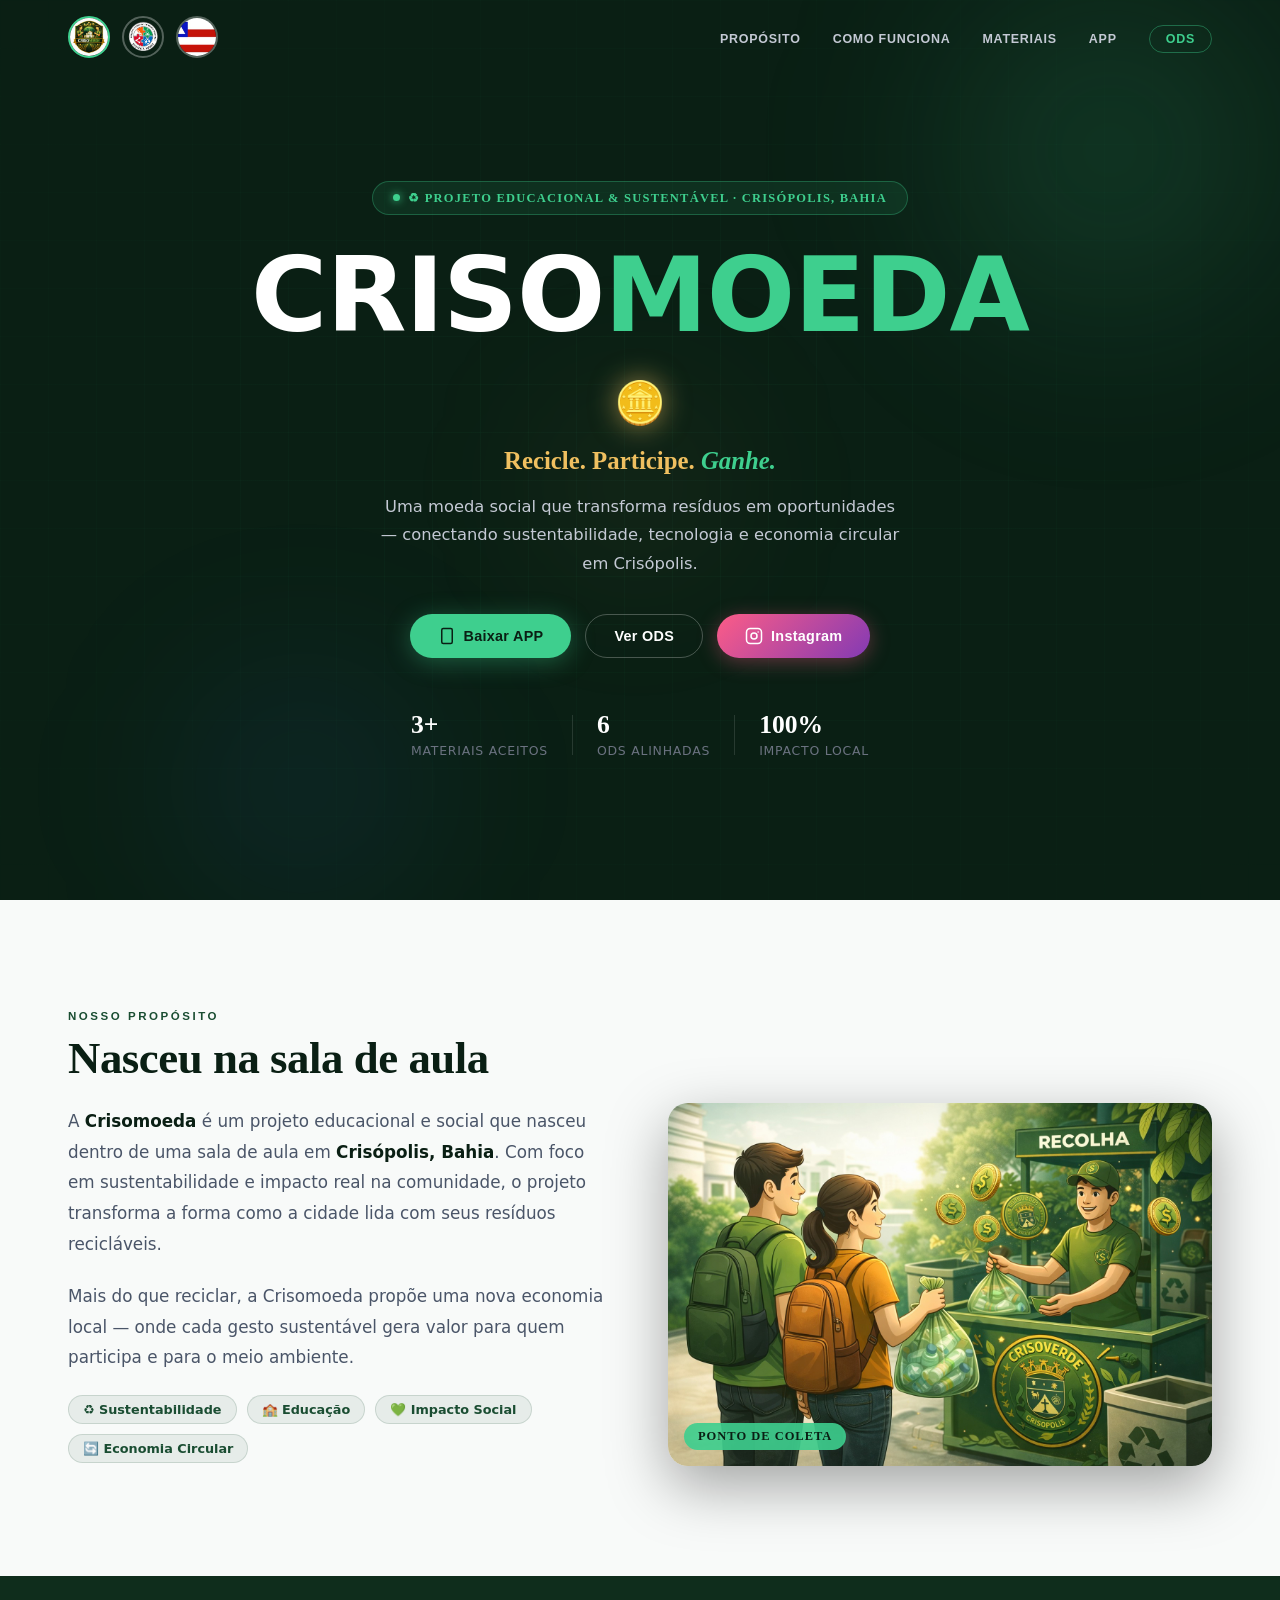
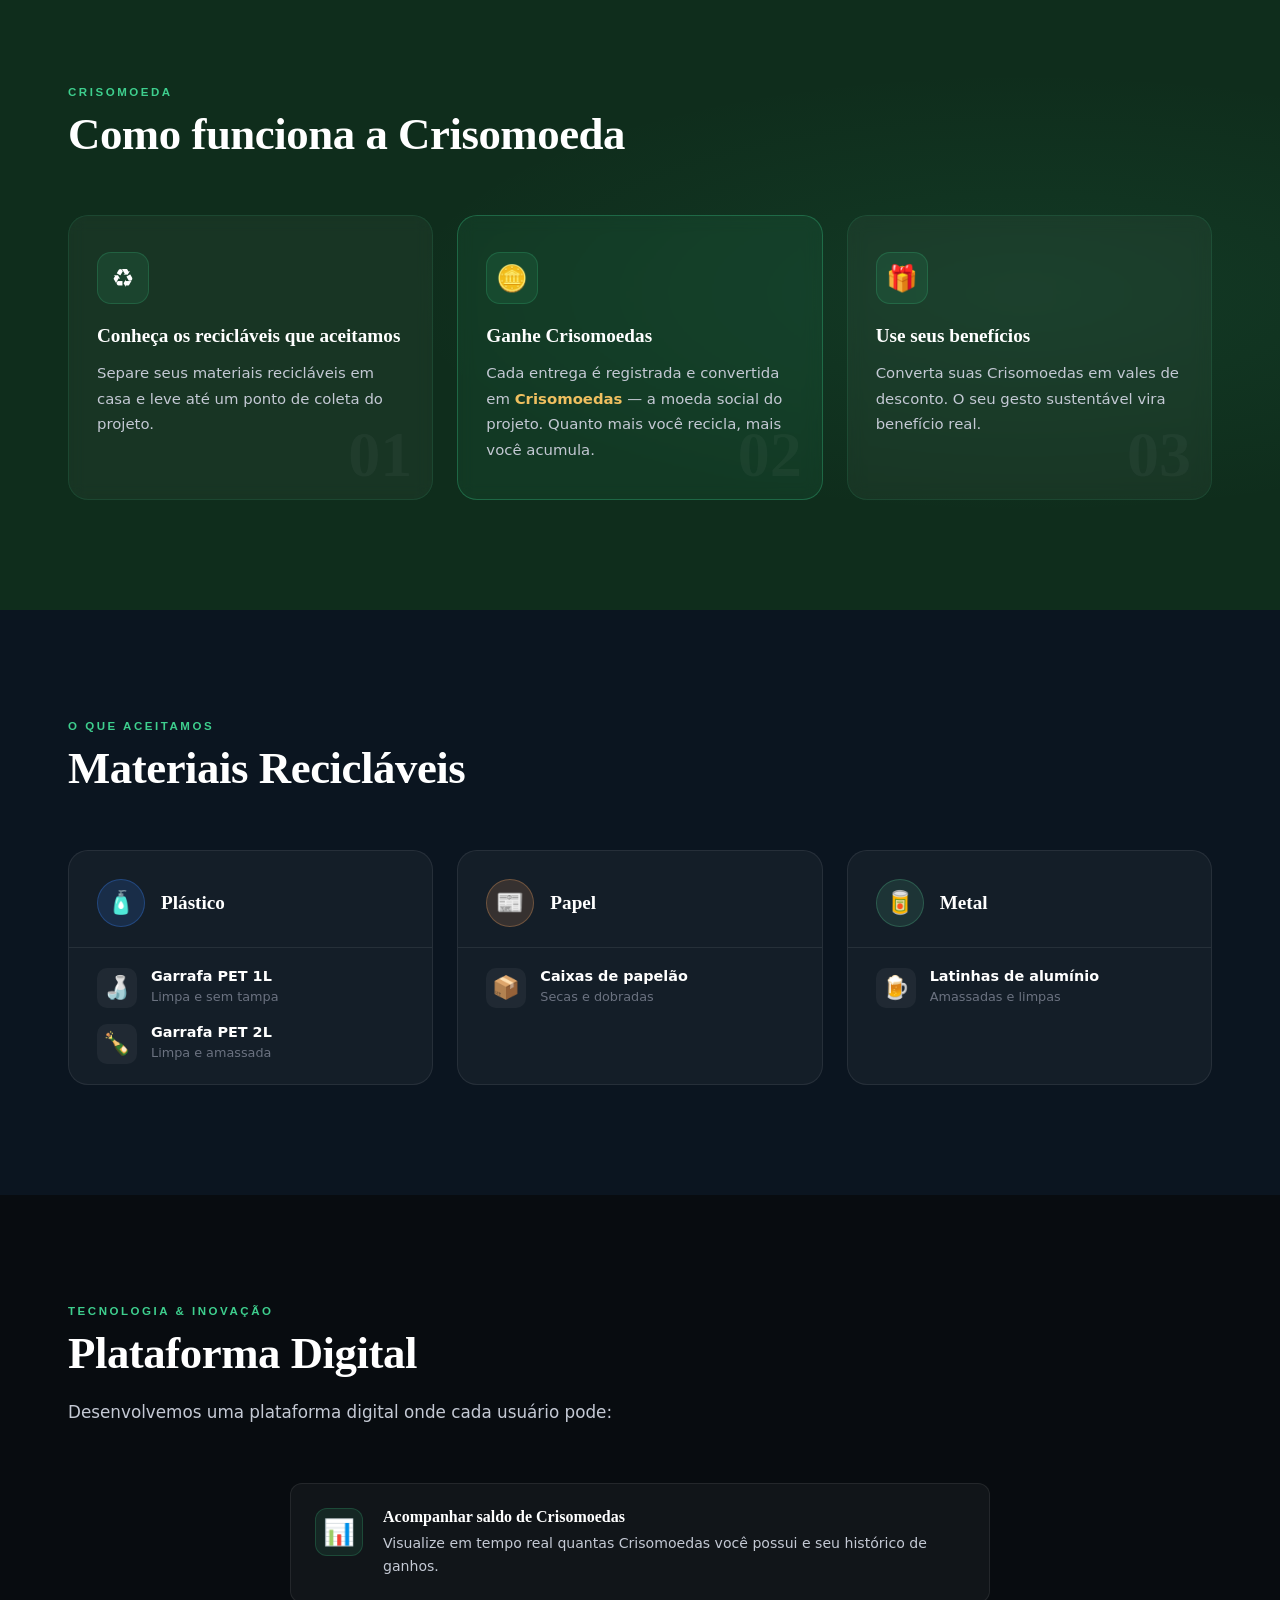
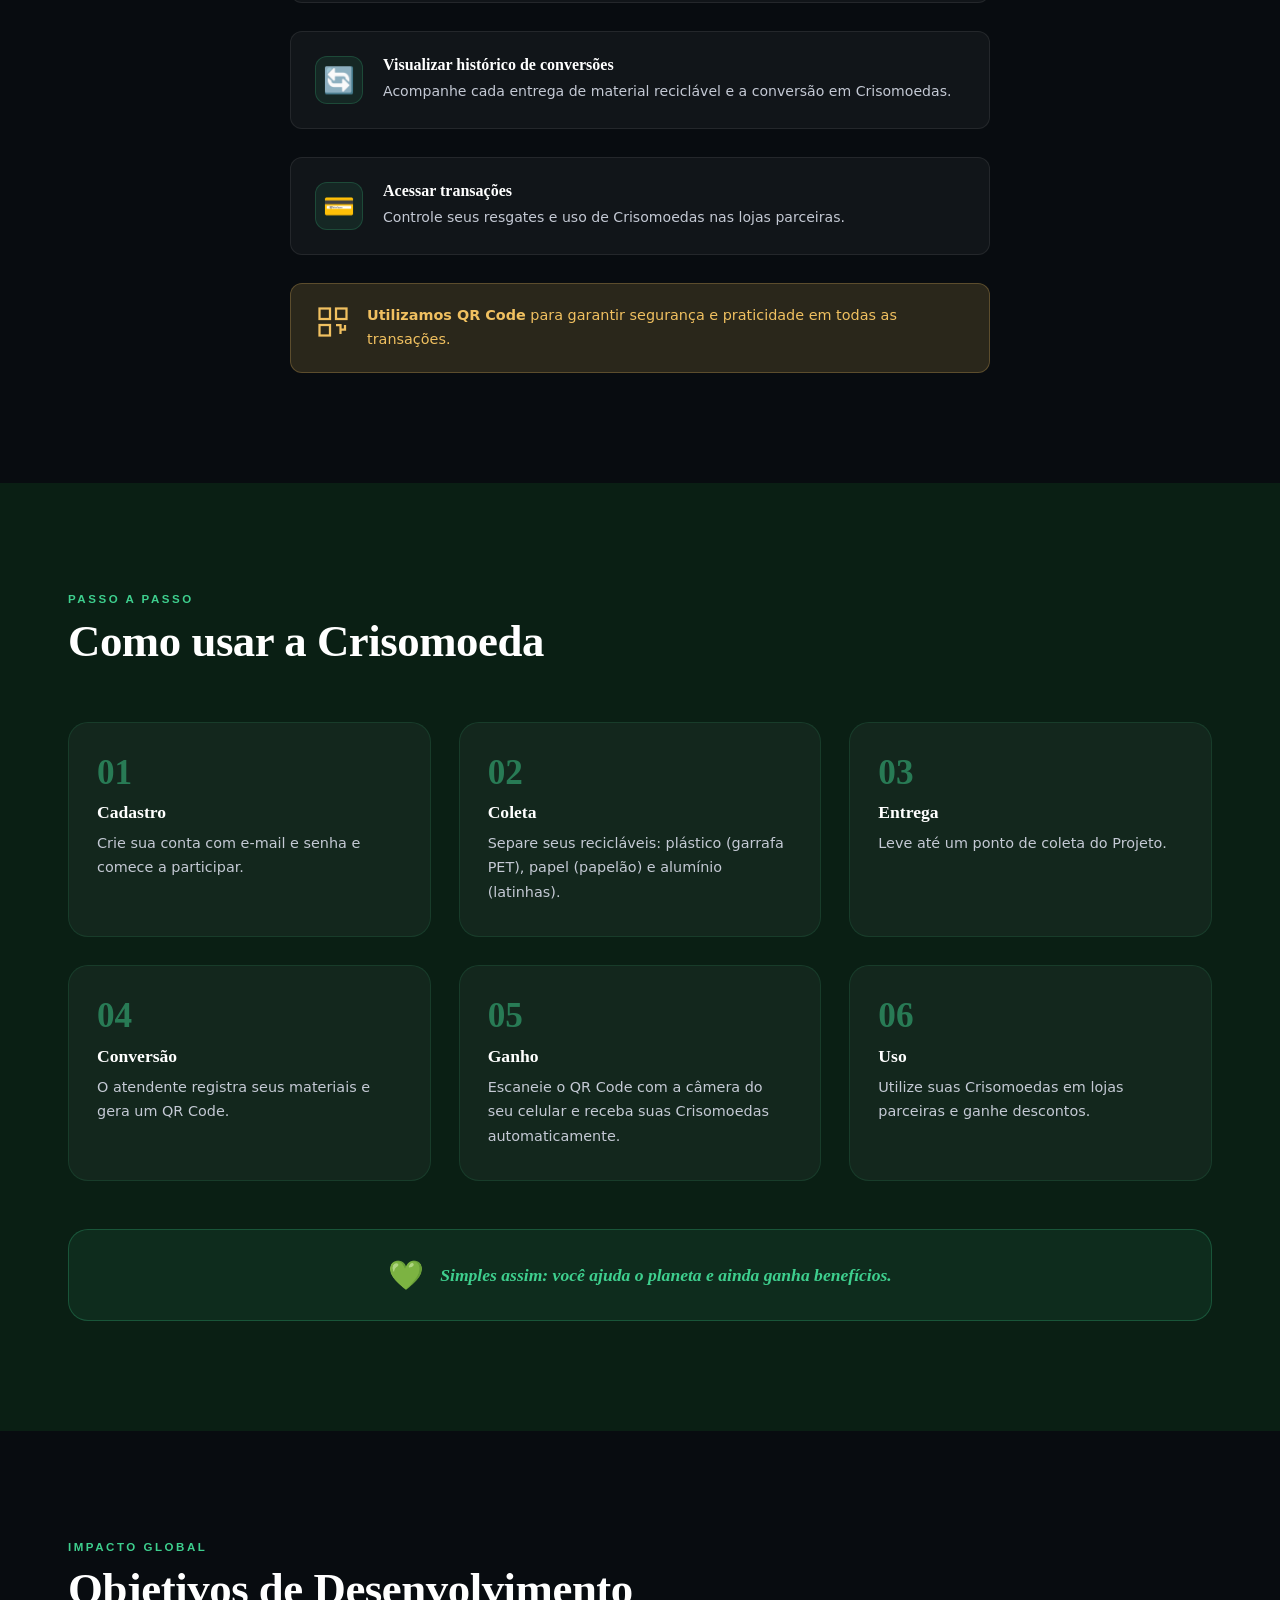
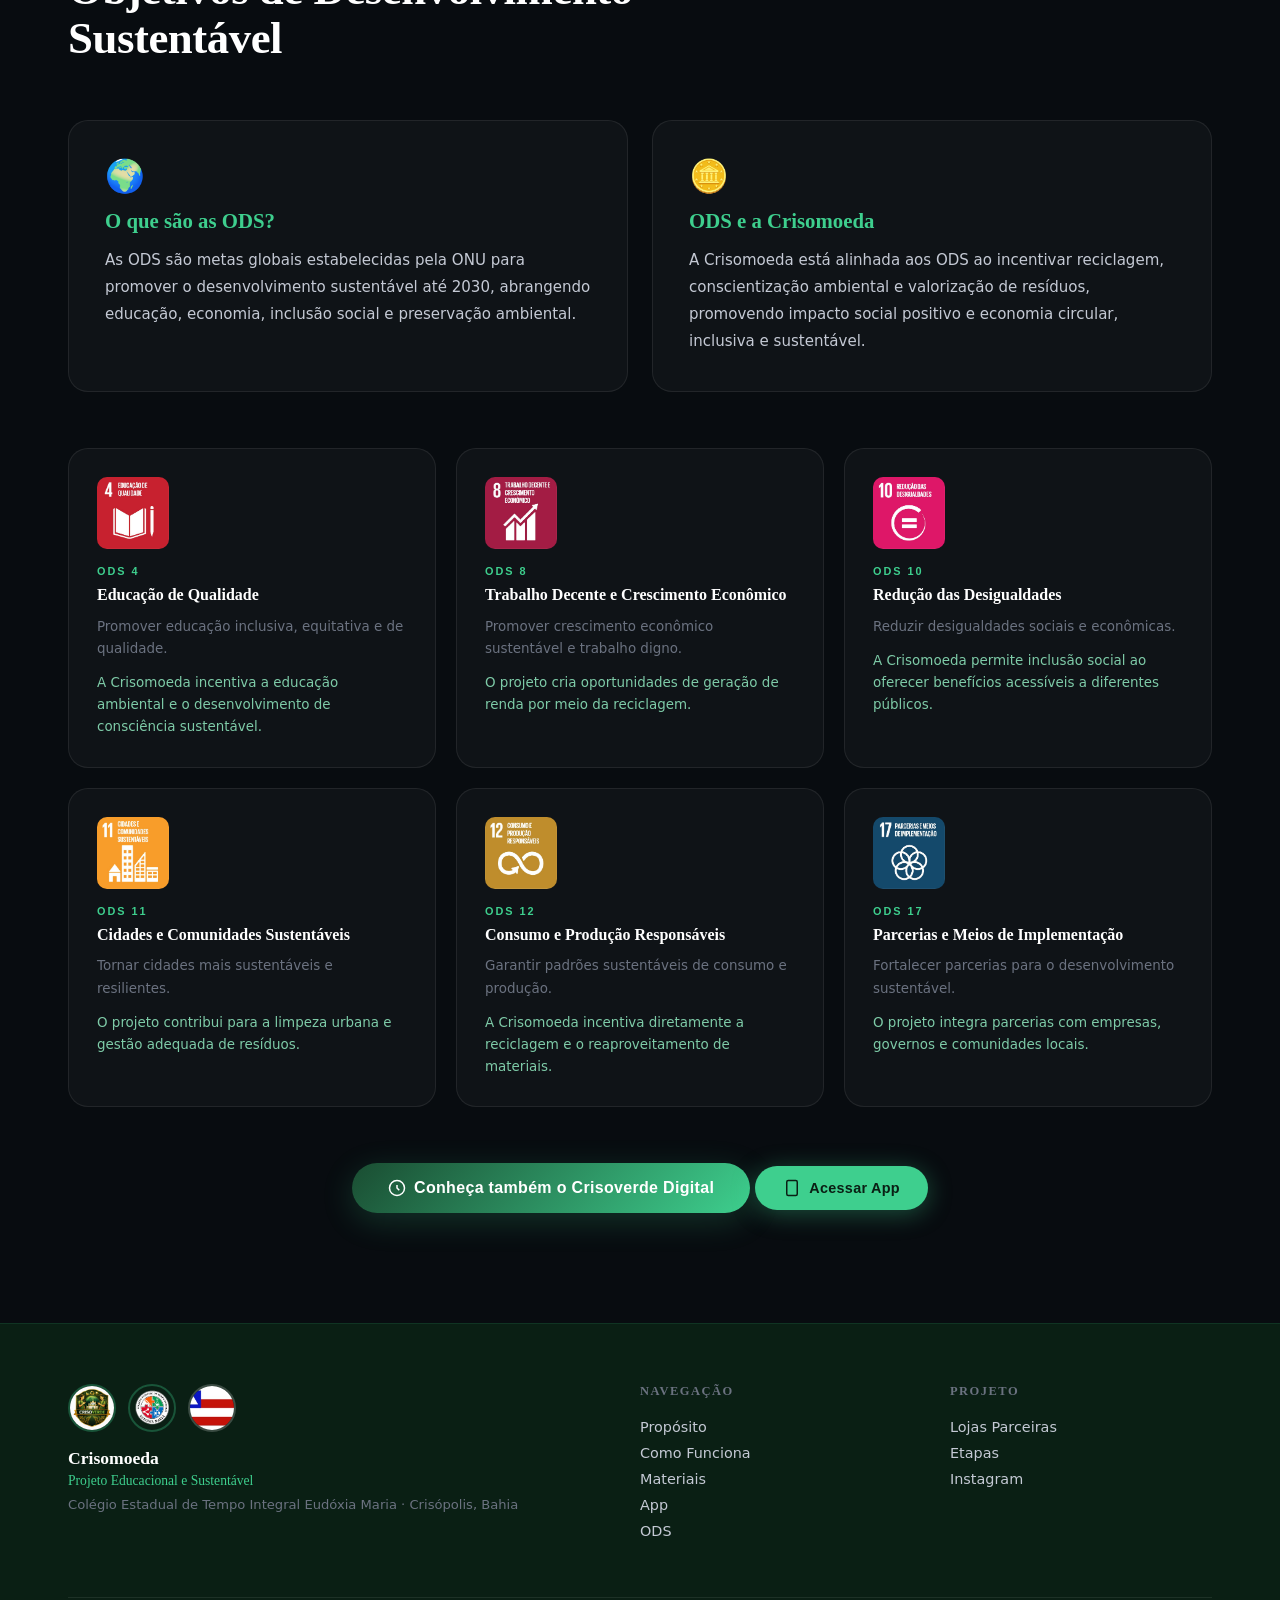
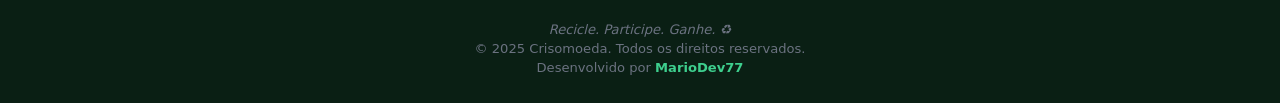
<file: index.html>
<!DOCTYPE html>
<html lang="pt-BR">
<head>
  <meta charset="UTF-8">
  <meta name="viewport" content="width=device-width, initial-scale=1.0">
  <title>Crisomoeda — Recicle. Participe. Ganhe.</title>
  <link rel="stylesheet" href="css/style.css">
  <link href="https://fonts.googleapis.com/css2?family=Syne:wght@400;600;700;800&family=Plus+Jakarta+Sans:wght@300;400;500;600;700&display=swap" rel="stylesheet">

  <!-- SEO -->
  <meta name="description" content="Crisomoeda é o projeto de reciclagem de Crisópolis, Bahia. Recicle, ganhe Crisomoedas e transforme sua cidade. Sustentabilidade e educação ambiental.">
  <meta name="keywords" content="Crisomoeda, reciclagem Crisópolis, sustentabilidade Bahia, educação ambiental, coleta seletiva, meio ambiente Crisópolis">

  <!-- Open Graph -->
  <meta property="og:title" content="Crisomoeda — Recicle. Participe. Ganhe.">
  <meta property="og:description" content="Projeto de reciclagem de Crisópolis - BA. Recicle, ganhe Crisomoedas e transforme sua cidade.">
  <meta property="og:url" content="https://crisomoeda.vercel.app/">
  <meta property="og:type" content="website">
  <style>
    /* ── Hero centralizado e sem esticar ── */
    .hero-centered {
      display: flex !important;
      flex-direction: column !important;
      align-items: center !important;
      justify-content: center !important;
      text-align: center !important;
      padding: 120px 28px 80px !important;
      max-width: 100% !important;
    }
    .hero-centered .hero-content {
      max-width: 780px;
      width: 100%;
      display: flex;
      flex-direction: column;
      align-items: center;
    }
    .hero-centered .hero-title {
      white-space: nowrap;
      font-size: clamp(2.8rem, 9vw, 6.5rem);
      line-height: 1;
    }
    .hero-centered .hero-title .criso,
    .hero-centered .hero-title .moeda {
      display: inline !important;
    }
    .hero-centered .hero-desc { text-align: center; margin: 0 auto 36px; }
    .hero-centered .hero-badge { justify-content: center; }
    .hero-centered .hero-buttons { justify-content: center; }
    .hero-centered .hero-stats { justify-content: center; }
    .hero-centered .hero-visual { display: none !important; }

    /* ── Moeda girando ── */
    .hero-coin-spin {
      font-size: 2.6rem;
      margin: 8px 0 20px;
      display: inline-block;
      animation: coinRotate 2.4s linear infinite;
      filter: drop-shadow(0 0 14px rgba(240,192,96,0.6));
    }
    .app-grid-single {
      grid-template-columns: 1fr !important;
      max-width: 700px;
      margin: 0 auto;
    }
    @keyframes coinRotate {
      0%   { transform: rotateY(0deg) scale(1); }
      25%  { transform: rotateY(90deg) scale(0.85); }
      50%  { transform: rotateY(180deg) scale(1); }
      75%  { transform: rotateY(270deg) scale(0.85); }
      100% { transform: rotateY(360deg) scale(1); }
    }
  </style>
</head>
<body>

  <!-- LOADER -->
  <div class="loader" id="loader">
    <div class="loader-inner">
      <div class="loader-coin">🪙</div>
      <div class="loader-bar"><div class="loader-fill"></div></div>
    </div>
  </div>

  <!-- NAVBAR -->
  <nav class="navbar" id="navbar">
    <div class="nav-inner">
      <div class="nav-logos">
        <img src="img/logo.jpeg" alt="Logo Crisomoeda" class="nav-logo">
        <img src="img/logo-escola.jpeg" alt="Colégio Estadual Eudóxia Maria" class="nav-logo escola-logo">
        <img src="img/bandeira-bahia.png" alt="Governo da Bahia" class="nav-logo govba-logo">
      </div>
      <ul class="nav-links">
        <li><a href="#proposito">Propósito</a></li>
        <li><a href="#como-funciona">Como Funciona</a></li>
        <li><a href="#materiais">Materiais</a></li>
        <li><a href="#app">App</a></li>
        <li><a href="#ods" class="nav-cta">ODS</a></li>
      </ul>
      <button class="nav-menu-btn" id="menuBtn" aria-label="Menu">
        <span></span><span></span><span></span>
      </button>
    </div>
    <!-- Mobile menu -->
    <div class="nav-mobile" id="navMobile">
      <ul>
        <li><a href="#proposito" class="mob-link">Propósito</a></li>
        <li><a href="#como-funciona" class="mob-link">Como Funciona</a></li>
        <li><a href="#materiais" class="mob-link">Materiais</a></li>
        <li><a href="#app" class="mob-link">App</a></li>
        <li><a href="#ods" class="mob-link">ODS</a></li>
      </ul>
    </div>
  </nav>

  <!-- HERO -->
  <section class="hero hero-centered" id="inicio">
    <div class="hero-grid-bg"></div>
    <div class="hero-orbs">
      <div class="orb orb1"></div>
      <div class="orb orb2"></div>
      <div class="orb orb3"></div>
    </div>
    <div class="hero-content">
      <div class="hero-badge reveal-hero">
        <span class="badge-dot"></span>
        ♻ Projeto Educacional &amp; Sustentável · Crisópolis, Bahia
      </div>
      <h1 class="hero-title reveal-hero delay-1">
        <span class="criso">CRISO</span><span class="moeda">MOEDA</span>
      </h1>
      <div class="hero-coin-spin reveal-hero delay-2">🪙</div>
      <p class="hero-tagline reveal-hero delay-2">Recicle. Participe. <em>Ganhe.</em></p>
      <p class="hero-desc reveal-hero delay-3">
        Uma moeda social que transforma resíduos em oportunidades — conectando 
        sustentabilidade, tecnologia e economia circular em Crisópolis.
      </p>
      <div class="hero-buttons reveal-hero delay-4">
        <a href="#app" class="btn btn-primary">
          <svg width="18" height="18" viewBox="0 0 24 24" fill="none" stroke="currentColor" stroke-width="2"><rect x="5" y="2" width="14" height="20" rx="2"/><line x1="12" y1="18" x2="12" y2="18"/></svg>
          Baixar APP
        </a>
        <a href="#ods" class="btn btn-outline">Ver ODS</a>
        <a href="https://www.instagram.com/crisoverde" target="_blank" rel="noopener" class="btn btn-instagram">
          <svg width="18" height="18" viewBox="0 0 24 24" fill="none" stroke="currentColor" stroke-width="2"><rect x="2" y="2" width="20" height="20" rx="5"/><circle cx="12" cy="12" r="4"/><circle cx="17.5" cy="6.5" r="1" fill="currentColor" stroke="none"/></svg>
          Instagram
        </a>
      </div>
      <div class="hero-stats reveal-hero delay-5">
        <div class="stat">
          <span class="stat-num">3+</span>
          <span class="stat-label">Materiais aceitos</span>
        </div>
        <div class="stat-divider"></div>
        <div class="stat">
          <span class="stat-num">6</span>
          <span class="stat-label">ODS alinhadas</span>
        </div>
        <div class="stat-divider"></div>
        <div class="stat">
          <span class="stat-num">100%</span>
          <span class="stat-label">Impacto local</span>
        </div>
      </div>
    </div>
    <div class="hero-visual reveal-hero delay-3">
      <div class="phone-mockup">
        <div class="phone-screen">
          <div class="app-header">
            <span class="app-hello">Olá, Usuário 👋</span>
            <div class="app-notif">🔔</div>
          </div>
          <div class="app-balance">
            <span class="balance-label">Saldo de Crisomoedas</span>
            <span class="balance-num">🪙 240</span>
            <span class="balance-sub">+18 esta semana</span>
          </div>
          <div class="app-actions">
            <div class="app-action-btn">♻ Reciclar</div>
            <div class="app-action-btn highlight">🎁 Resgatar</div>
          </div>
          <div class="app-history">
            <span class="history-title">Histórico</span>
            <div class="history-item"><span>Plástico PET</span><span class="green">+12 🪙</span></div>
            <div class="history-item"><span>Papelão</span><span class="green">+8 🪙</span></div>
            <div class="history-item"><span>Latinha</span><span class="green">+6 🪙</span></div>
          </div>
        </div>
      </div>
    </div>
  </section>

  <!-- PROPÓSITO -->
  <section class="proposito" id="proposito">
    <div class="container">
      <div class="section-label reveal">Nosso Propósito</div>
      <h2 class="section-title reveal">Nasceu na sala de aula</h2>
      <div class="proposito-grid">
        <div class="proposito-text reveal">
          <p>
            A <strong>Crisomoeda</strong> é um projeto educacional e social que nasceu dentro de uma sala de aula em 
            <strong>Crisópolis, Bahia</strong>. Com foco em sustentabilidade e impacto real na comunidade, o projeto 
            transforma a forma como a cidade lida com seus resíduos recicláveis.
          </p>
          <p>
            Mais do que reciclar, a Crisomoeda propõe uma nova economia local — onde cada gesto sustentável 
            gera valor para quem participa e para o meio ambiente.
          </p>
          <div class="proposito-tags">
            <span class="ptag">♻ Sustentabilidade</span>
            <span class="ptag">🏫 Educação</span>
            <span class="ptag">💚 Impacto Social</span>
            <span class="ptag">🔄 Economia Circular</span>
          </div>
        </div>
        <div class="recolha-img-wrapper reveal delay-1">
          <img src="img/recolha.jpeg" alt="Ponto de Recolha Crisomoeda" class="recolha-img">
          <div class="img-badge">Ponto de Coleta</div>
        </div>
      </div>
    </div>
  </section>

  <!-- COMO FUNCIONA -->
  <section class="como-funciona" id="como-funciona">
    <div class="container">
      <div class="section-label light reveal">Crisomoeda</div>
      <h2 class="section-title light reveal">Como funciona a Crisomoeda</h2>
      <div class="cards-grid">
        <div class="card reveal">
          <div class="card-icon-wrap"><span class="card-icon">♻</span></div>
          <h3>Conheça os recicláveis que aceitamos</h3>
          <p>Separe seus materiais recicláveis em casa e leve até um ponto de coleta do projeto.</p>
          <span class="card-num">01</span>
        </div>
        <div class="card card-highlight reveal delay-1">
          <div class="card-icon-wrap"><span class="card-icon">🪙</span></div>
          <h3>Ganhe Crisomoedas</h3>
          <p>Cada entrega é registrada e convertida em <strong>Crisomoedas</strong> — a moeda social do projeto. Quanto mais você recicla, mais você acumula.</p>
          <span class="card-num">02</span>
        </div>
        <div class="card reveal delay-2">
          <div class="card-icon-wrap"><span class="card-icon">🎁</span></div>
          <h3>Use seus benefícios</h3>
          <p>Converta suas Crisomoedas em vales de desconto. O seu gesto sustentável vira benefício real.</p>
          <span class="card-num">03</span>
        </div>
      </div>
    </div>
  </section>

  <!-- MATERIAIS -->
  <section class="materiais" id="materiais">
    <div class="container">
      <div class="section-label reveal">O que aceitamos</div>
      <h2 class="section-title reveal">Materiais Recicláveis</h2>
      <div class="materiais-grid">

        <div class="material-card reveal">
          <div class="mat-header">
            <div class="mat-icon-circle" style="--mc:#3a86ff">🧴</div>
            <h4>Plástico</h4>
          </div>
          <ul class="mat-list">
            <li>
              <div class="mat-item-icon">🍶</div>
              <div>
                <strong>Garrafa PET 1L</strong>
                <span>Limpa e sem tampa</span>
              </div>
            </li>
            <li>
              <div class="mat-item-icon">🍾</div>
              <div>
                <strong>Garrafa PET 2L</strong>
                <span>Limpa e amassada</span>
              </div>
            </li>
          </ul>
        </div>

        <div class="material-card reveal delay-1">
          <div class="mat-header">
            <div class="mat-icon-circle" style="--mc:#f4a261">📰</div>
            <h4>Papel</h4>
          </div>
          <ul class="mat-list">
            <li>
              <div class="mat-item-icon">📦</div>
              <div>
                <strong>Caixas de papelão</strong>
                <span>Secas e dobradas</span>
              </div>
            </li>
          </ul>
        </div>

        <div class="material-card reveal delay-2">
          <div class="mat-header">
            <div class="mat-icon-circle" style="--mc:#52b788">🥫</div>
            <h4>Metal</h4>
          </div>
          <ul class="mat-list">
            <li>
              <div class="mat-item-icon">🍺</div>
              <div>
                <strong>Latinhas de alumínio</strong>
                <span>Amassadas e limpas</span>
              </div>
            </li>
          </ul>
        </div>

      </div>
    </div>
  </section>

  <!-- APP SECTION -->
  <section class="app-section" id="app">
    <div class="container">
      <div class="section-label reveal">Tecnologia &amp; Inovação</div>
      <h2 class="section-title reveal">Plataforma Digital</h2>
      <p class="section-subtitle reveal">Desenvolvemos uma plataforma digital onde cada usuário pode:</p>
      <div class="app-grid app-grid-single">
        <div class="app-features reveal">
          <div class="app-feature">
            <div class="feat-icon">📊</div>
            <div>
              <h4>Acompanhar saldo de Crisomoedas</h4>
              <p>Visualize em tempo real quantas Crisomoedas você possui e seu histórico de ganhos.</p>
            </div>
          </div>
          <div class="app-feature">
            <div class="feat-icon">🔄</div>
            <div>
              <h4>Visualizar histórico de conversões</h4>
              <p>Acompanhe cada entrega de material reciclável e a conversão em Crisomoedas.</p>
            </div>
          </div>
          <div class="app-feature">
            <div class="feat-icon">💳</div>
            <div>
              <h4>Acessar transações</h4>
              <p>Controle seus resgates e uso de Crisomoedas nas lojas parceiras.</p>
            </div>
          </div>
          <div class="qr-highlight">
            <div class="qr-icon">
              <svg width="36" height="36" viewBox="0 0 24 24" fill="none" stroke="currentColor" stroke-width="1.5"><rect x="3" y="3" width="7" height="7"/><rect x="14" y="3" width="7" height="7"/><rect x="3" y="14" width="7" height="7"/><path d="M14 14h3v3h3v-3M17 17v3"/></svg>
            </div>
            <p><strong>Utilizamos QR Code</strong> para garantir segurança e praticidade em todas as transações.</p>
          </div>
        </div>
      </div>
    </div>
  </section>

  <!-- ETAPAS / TIMELINE -->
  <section class="etapas" id="etapas">
    <div class="container">
      <div class="section-label light reveal">Passo a Passo</div>
      <h2 class="section-title light reveal">Como usar a Crisomoeda</h2>
      <div class="timeline">

        <div class="tl-item reveal">
          <div class="tl-num">01</div>
          <div class="tl-content">
            <h4>Cadastro</h4>
            <p>Crie sua conta com e-mail e senha e comece a participar.</p>
          </div>
        </div>

        <div class="tl-item reveal delay-1">
          <div class="tl-num">02</div>
          <div class="tl-content">
            <h4>Coleta</h4>
            <p>Separe seus recicláveis: plástico (garrafa PET), papel (papelão) e alumínio (latinhas).</p>
          </div>
        </div>

        <div class="tl-item reveal delay-2">
          <div class="tl-num">03</div>
          <div class="tl-content">
            <h4>Entrega</h4>
            <p>Leve até um ponto de coleta do Projeto.</p>
          </div>
        </div>

        <div class="tl-item reveal delay-1">
          <div class="tl-num">04</div>
          <div class="tl-content">
            <h4>Conversão</h4>
            <p>O atendente registra seus materiais e gera um QR Code.</p>
          </div>
        </div>

        <div class="tl-item reveal delay-2">
          <div class="tl-num">05</div>
          <div class="tl-content">
            <h4>Ganho</h4>
            <p>Escaneie o QR Code com a câmera do seu celular e receba suas Crisomoedas automaticamente.</p>
          </div>
        </div>

        <div class="tl-item reveal delay-3">
          <div class="tl-num">06</div>
          <div class="tl-content">
            <h4>Uso</h4>
            <p>Utilize suas Crisomoedas em lojas parceiras e ganhe descontos.</p>
          </div>
        </div>

      </div>
      <div class="tl-final reveal">
        <span>💚</span>
        <p>Simples assim: você ajuda o planeta e ainda ganha benefícios.</p>
      </div>
    </div>
  </section>

  <!-- ODS SECTION -->
  <section class="ods-section" id="ods">
    <div class="container">
      <div class="ods-top reveal">
        <div class="section-label light">Impacto Global</div>
        <h2 class="section-title light">Objetivos de Desenvolvimento Sustentável</h2>
      </div>

      <div class="ods-intro-grid">
        <div class="ods-intro-card reveal">
          <div class="ods-intro-icon">🌍</div>
          <h3>O que são as ODS?</h3>
          <p>As ODS são metas globais estabelecidas pela ONU para promover o desenvolvimento sustentável até 2030, abrangendo educação, economia, inclusão social e preservação ambiental.</p>
        </div>
        <div class="ods-intro-card reveal delay-1">
          <div class="ods-intro-icon">🪙</div>
          <h3>ODS e a Crisomoeda</h3>
          <p>A Crisomoeda está alinhada aos ODS ao incentivar reciclagem, conscientização ambiental e valorização de resíduos, promovendo impacto social positivo e economia circular, inclusiva e sustentável.</p>
        </div>
      </div>

      <div class="ods-grid">
        <div class="ods-card reveal" style="--ods-color:#E5243B">
          <img src="img/ods4.jpeg" alt="ODS 4" class="ods-img">
          <div class="ods-num">ODS 4</div>
          <h4>Educação de Qualidade</h4>
          <p class="ods-desc">Promover educação inclusiva, equitativa e de qualidade.</p>
          <p class="ods-rel">A Crisomoeda incentiva a educação ambiental e o desenvolvimento de consciência sustentável.</p>
        </div>
        <div class="ods-card reveal delay-1" style="--ods-color:#A21942">
          <img src="img/ods8.jpeg" alt="ODS 8" class="ods-img">
          <div class="ods-num">ODS 8</div>
          <h4>Trabalho Decente e Crescimento Econômico</h4>
          <p class="ods-desc">Promover crescimento econômico sustentável e trabalho digno.</p>
          <p class="ods-rel">O projeto cria oportunidades de geração de renda por meio da reciclagem.</p>
        </div>
        <div class="ods-card reveal delay-2" style="--ods-color:#DD1367">
          <img src="img/ods10.jpeg" alt="ODS 10" class="ods-img">
          <div class="ods-num">ODS 10</div>
          <h4>Redução das Desigualdades</h4>
          <p class="ods-desc">Reduzir desigualdades sociais e econômicas.</p>
          <p class="ods-rel">A Crisomoeda permite inclusão social ao oferecer benefícios acessíveis a diferentes públicos.</p>
        </div>
        <div class="ods-card reveal" style="--ods-color:#FD9D24">
          <img src="img/ods11.jpeg" alt="ODS 11" class="ods-img">
          <div class="ods-num">ODS 11</div>
          <h4>Cidades e Comunidades Sustentáveis</h4>
          <p class="ods-desc">Tornar cidades mais sustentáveis e resilientes.</p>
          <p class="ods-rel">O projeto contribui para a limpeza urbana e gestão adequada de resíduos.</p>
        </div>
        <div class="ods-card reveal delay-1" style="--ods-color:#BF8B2E">
          <img src="img/ods12.jpeg" alt="ODS 12" class="ods-img">
          <div class="ods-num">ODS 12</div>
          <h4>Consumo e Produção Responsáveis</h4>
          <p class="ods-desc">Garantir padrões sustentáveis de consumo e produção.</p>
          <p class="ods-rel">A Crisomoeda incentiva diretamente a reciclagem e o reaproveitamento de materiais.</p>
        </div>
        <div class="ods-card reveal delay-2" style="--ods-color:#19486A">
          <img src="img/ods17.jpeg" alt="ODS 17" class="ods-img">
          <div class="ods-num">ODS 17</div>
          <h4>Parcerias e Meios de Implementação</h4>
          <p class="ods-desc">Fortalecer parcerias para o desenvolvimento sustentável.</p>
          <p class="ods-rel">O projeto integra parcerias com empresas, governos e comunidades locais.</p>
        </div>
      </div>

      <div class="ods-cta reveal">
        <a href="https://crisoverdedigital.vercel.app/" target="_blank" rel="noopener" class="btn btn-crisodigital">
          <svg width="18" height="18" viewBox="0 0 24 24" fill="none" stroke="currentColor" stroke-width="2"><circle cx="12" cy="12" r="10"/><path d="M12 8v4l3 3"/></svg>
          Conheça também o Crisoverde Digital
        </a>
        <a href="https://appcrisoverde-production.up.railway.app" target="_blank" rel="noopener" class="btn btn-primary">
          <svg width="18" height="18" viewBox="0 0 24 24" fill="none" stroke="currentColor" stroke-width="2"><rect x="5" y="2" width="14" height="20" rx="2"/><line x1="12" y1="18" x2="12" y2="18"/></svg>
          Acessar App
        </a>
      </div>
    </div>
  </section>

  <!-- FOOTER -->
  <footer class="footer">
    <div class="container">
      <div class="footer-inner">
        <div class="footer-brand">
          <div class="footer-logos">
            <img src="img/logo.jpeg" alt="Logo Crisomoeda" class="footer-logo">
            <img src="img/logo-escola.jpeg" alt="Colégio Estadual Eudóxia Maria" class="footer-logo">
            <img src="img/bandeira-bahia.png" alt="Governo da Bahia" class="footer-logo govba-footer">
          </div>
          <p class="footer-name"><strong>Crisomoeda</strong></p>
          <p class="footer-sub">Projeto Educacional e Sustentável</p>
          <p class="footer-escola">Colégio Estadual de Tempo Integral Eudóxia Maria · Crisópolis, Bahia</p>
        </div>
        <div class="footer-links-col">
          <h5>Navegação</h5>
          <a href="#proposito">Propósito</a>
          <a href="#como-funciona">Como Funciona</a>
          <a href="#materiais">Materiais</a>
          <a href="#app">App</a>
          <a href="#ods">ODS</a>
        </div>
        <div class="footer-links-col">
          <h5>Projeto</h5>
          <a href="#parceiros">Lojas Parceiras</a>
          <a href="#etapas">Etapas</a>
          <a href="https://www.instagram.com/crisoverde" target="_blank" rel="noopener">Instagram</a>
        </div>
      </div>
      <div class="footer-bottom">
        <p class="footer-tag">Recicle. Participe. Ganhe. ♻</p>
        <p>© 2025 Crisomoeda. Todos os direitos reservados.</p>
        <p class="footer-dev">
          Desenvolvido por 
          <a href="https://github.com/MarioDev77" target="_blank" rel="noopener" class="footer-dev-link">MarioDev77</a>
        </p>
      </div>
    </div>
  </footer>

  <script>
    // Loader
    window.addEventListener('load', () => {
      const loader = document.getElementById('loader');
      setTimeout(() => loader.classList.add('hidden'), 800);
    });

    // Navbar scroll
    const navbar = document.getElementById('navbar');
    window.addEventListener('scroll', () => {
      navbar.classList.toggle('scrolled', window.scrollY > 60);
    });

    // Mobile menu
    const menuBtn = document.getElementById('menuBtn');
    const navMobile = document.getElementById('navMobile');
    menuBtn.addEventListener('click', () => {
      menuBtn.classList.toggle('open');
      navMobile.classList.toggle('open');
    });
    document.querySelectorAll('.mob-link').forEach(l => {
      l.addEventListener('click', () => {
        menuBtn.classList.remove('open');
        navMobile.classList.remove('open');
      });
    });

    // Reveal on scroll
    const reveals = document.querySelectorAll('.reveal, .reveal-hero');
    const observer = new IntersectionObserver((entries) => {
      entries.forEach(e => {
        if (e.isIntersecting) e.target.classList.add('visible');
      });
    }, { threshold: 0.12 });
    reveals.forEach(r => observer.observe(r));

    // Hero reveals immediately
    document.querySelectorAll('.reveal-hero').forEach(el => {
      setTimeout(() => el.classList.add('visible'), 100);
    });
  </script>
</body>
</html>
</file>
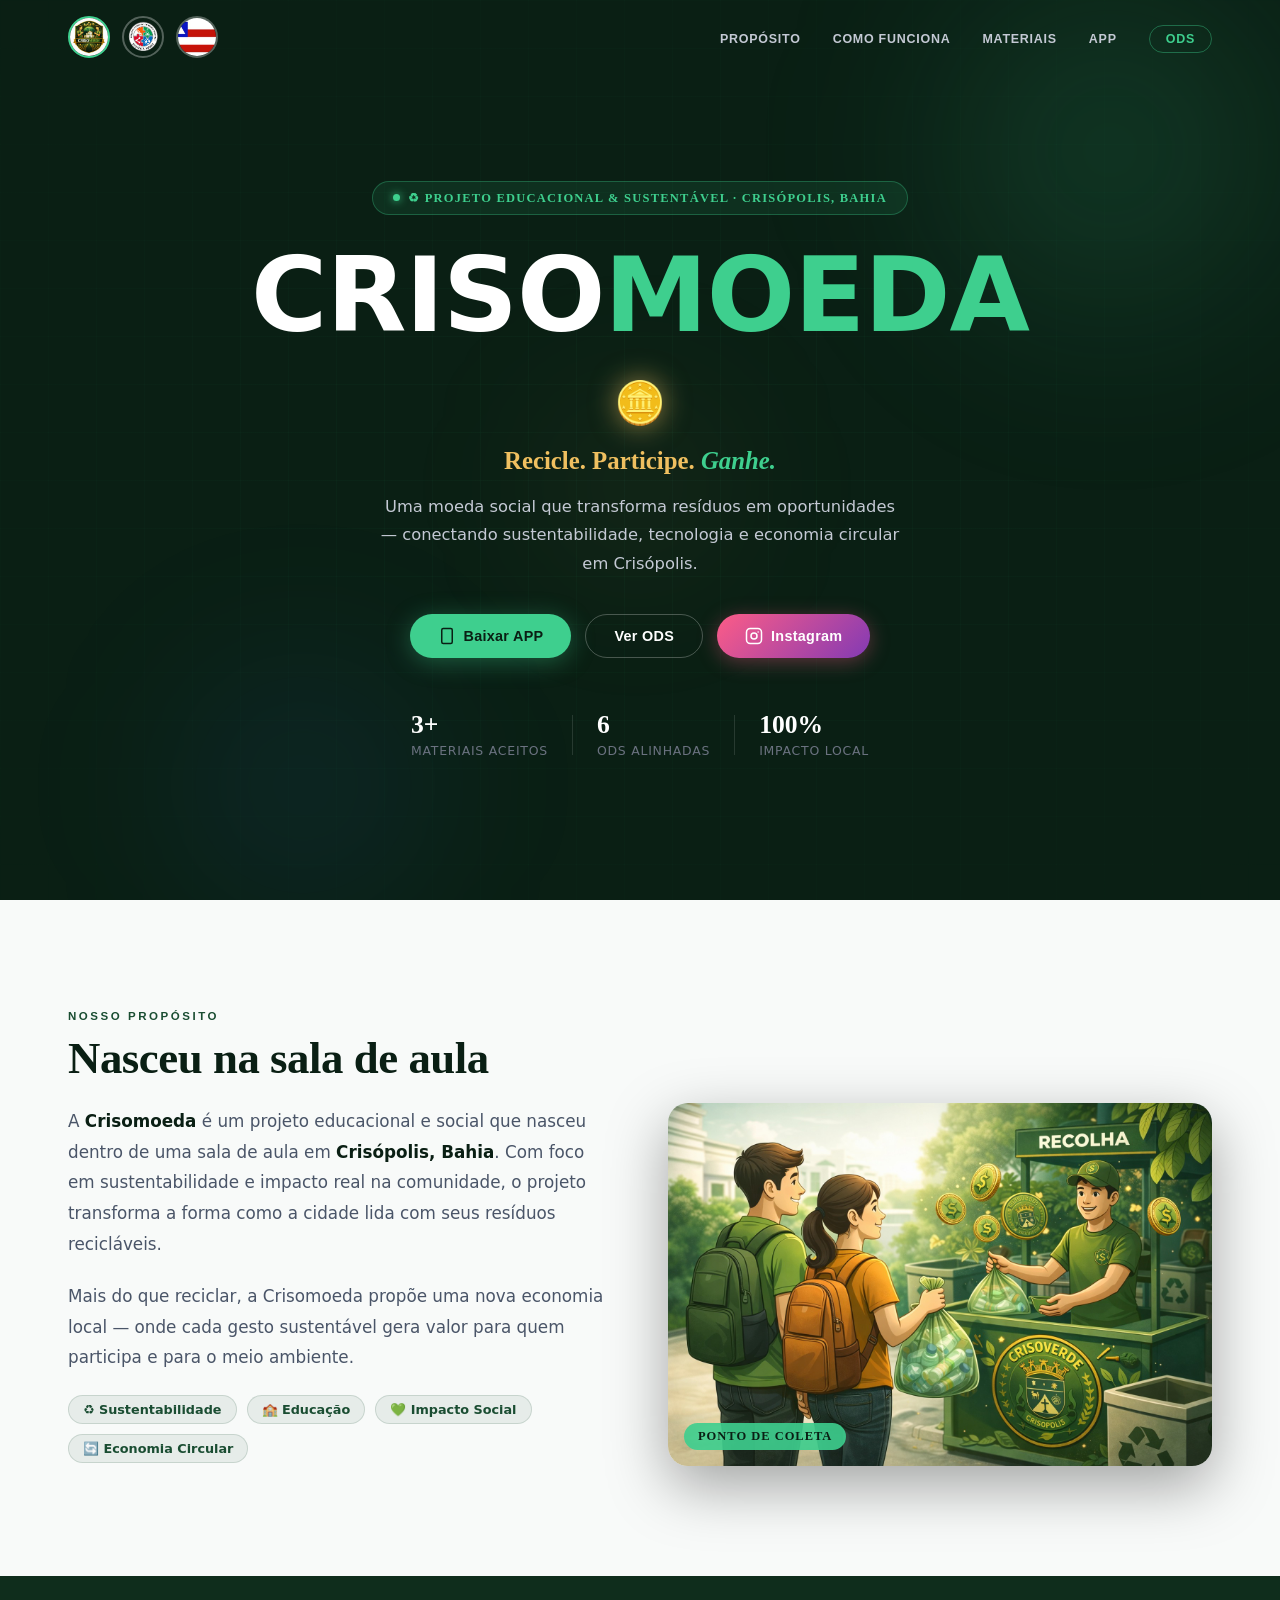
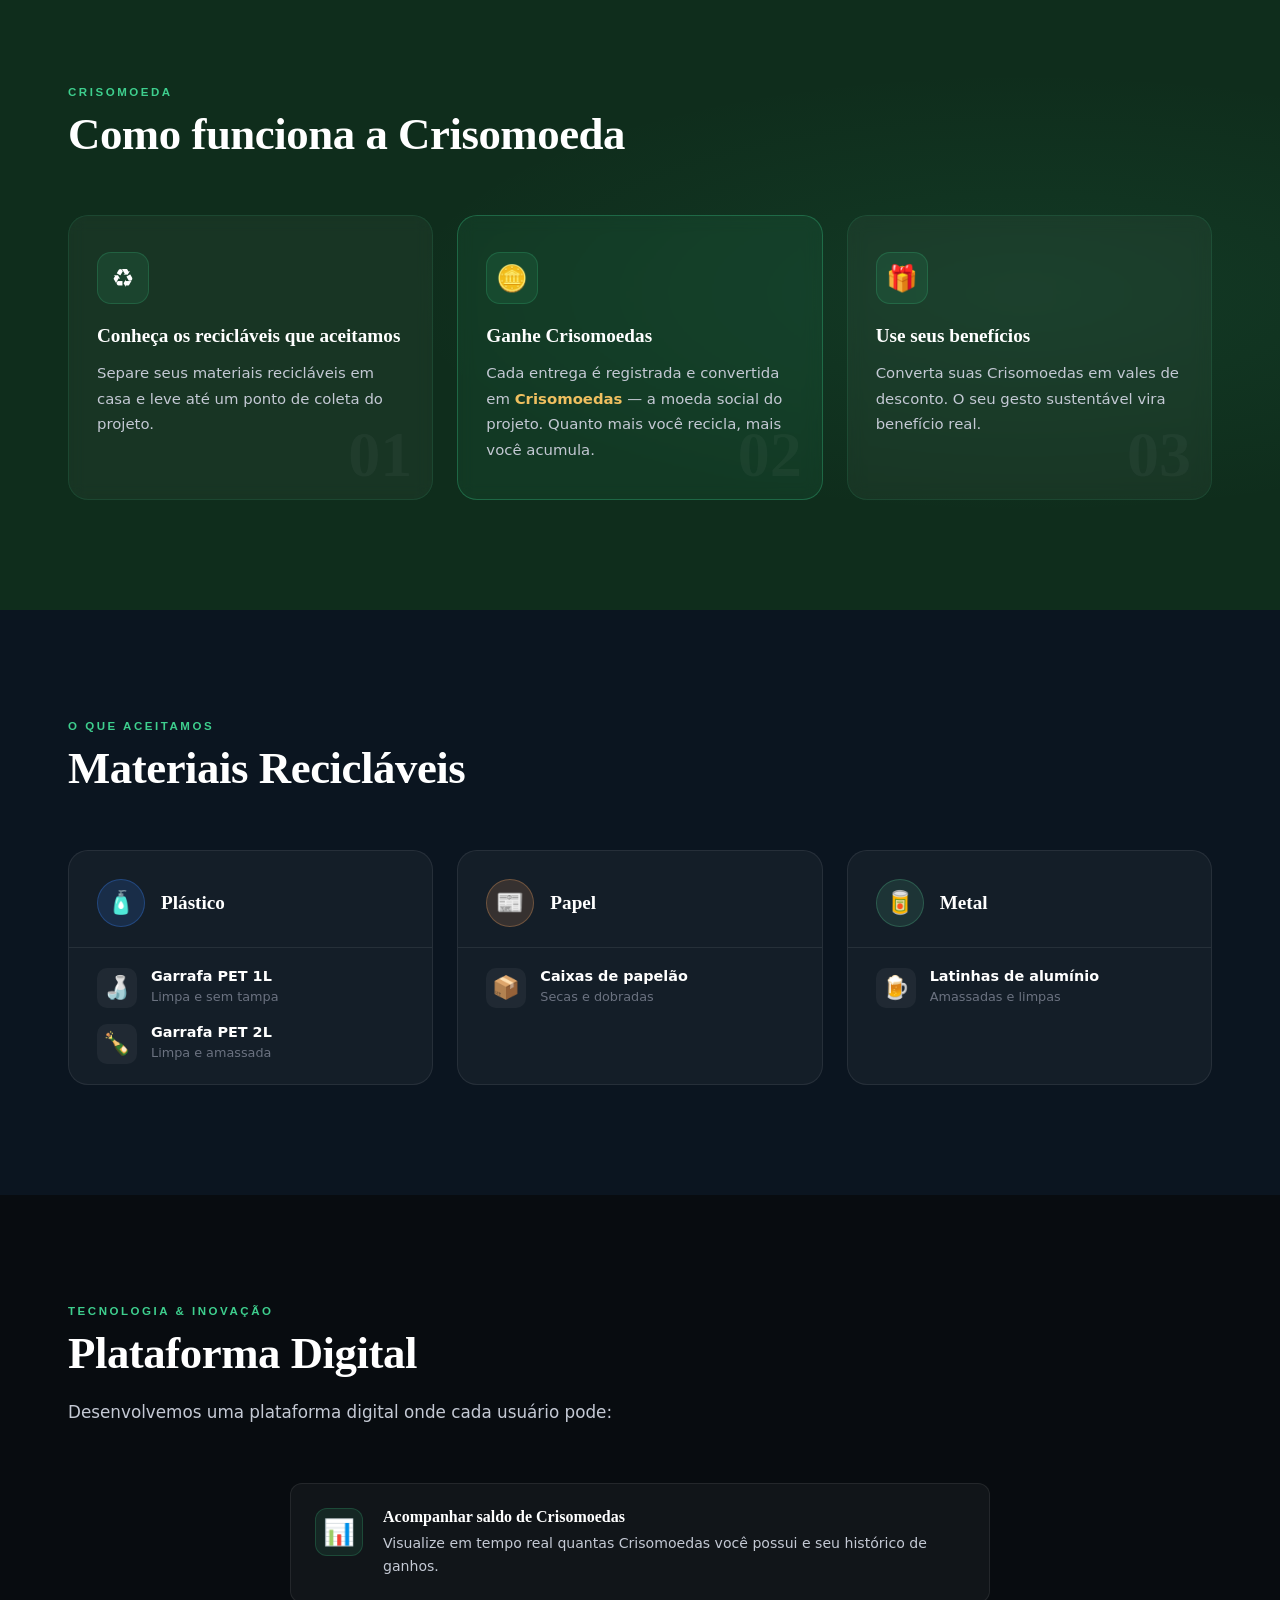
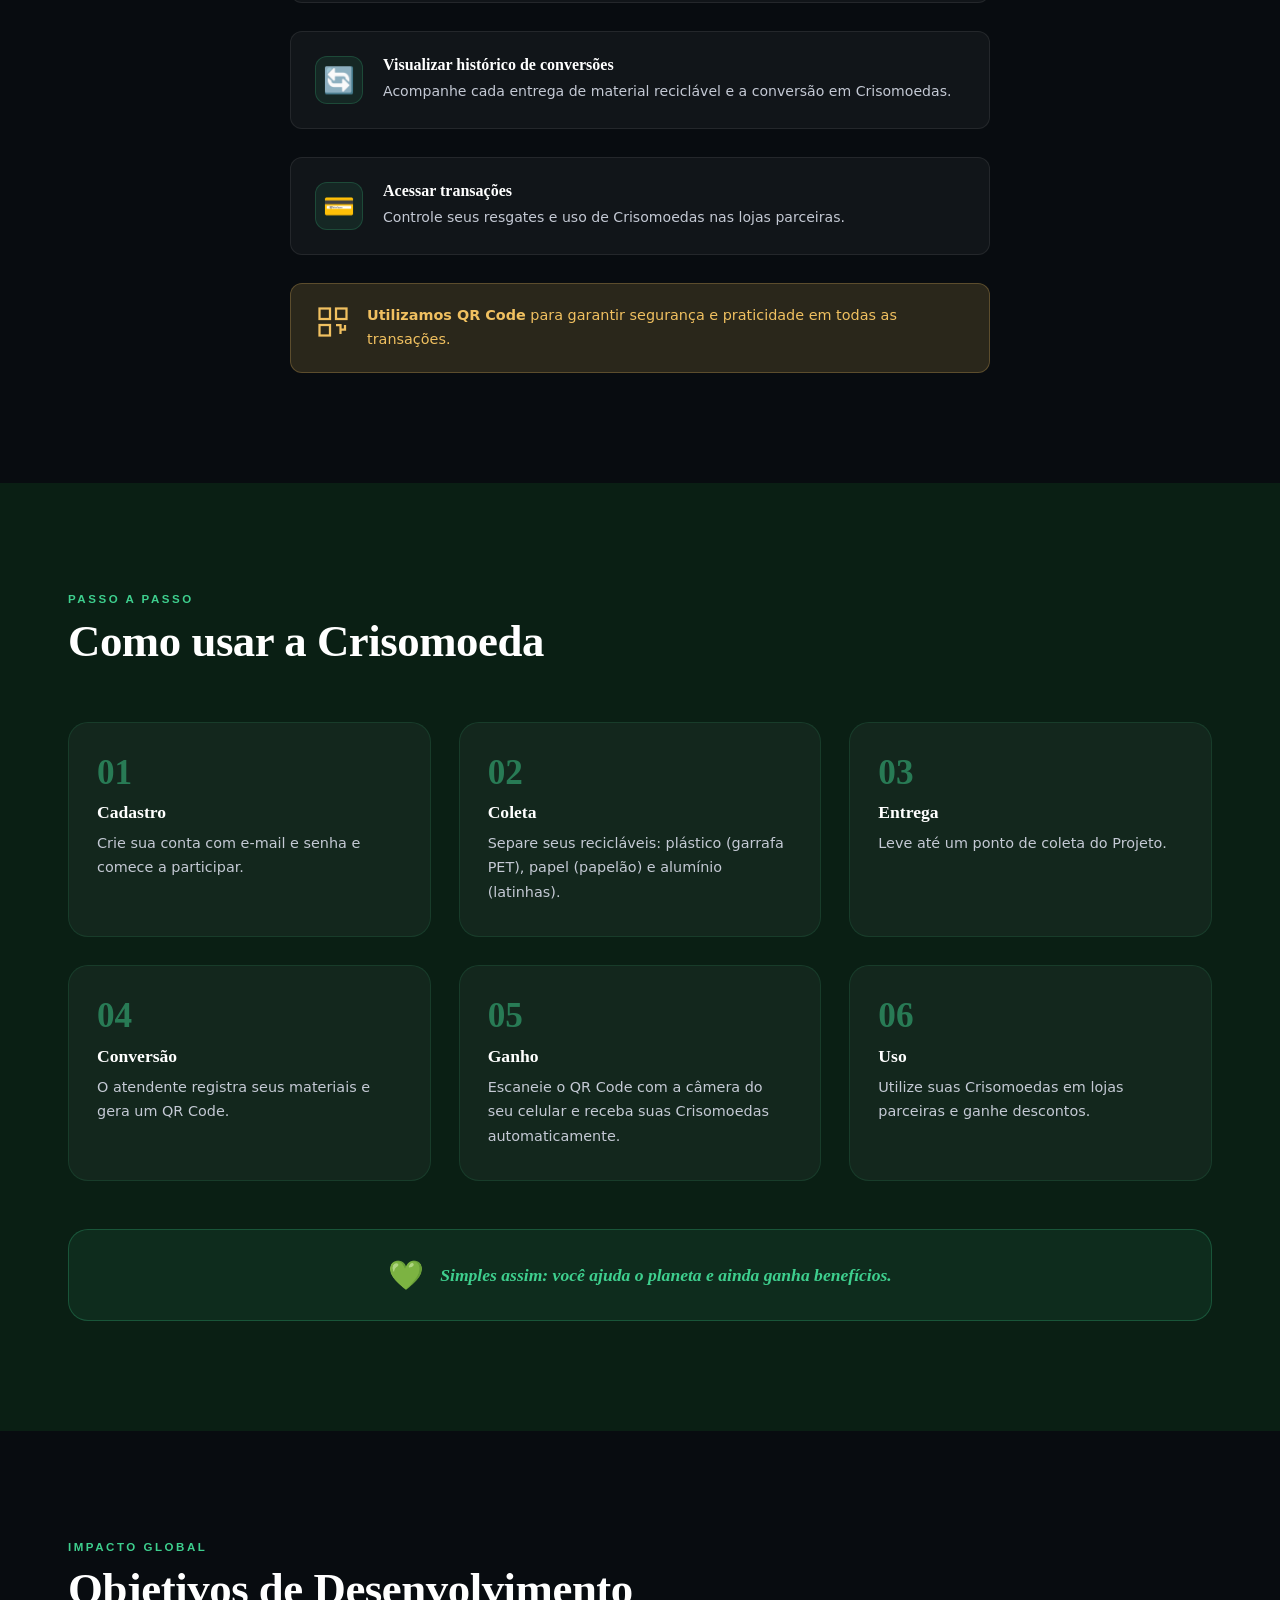
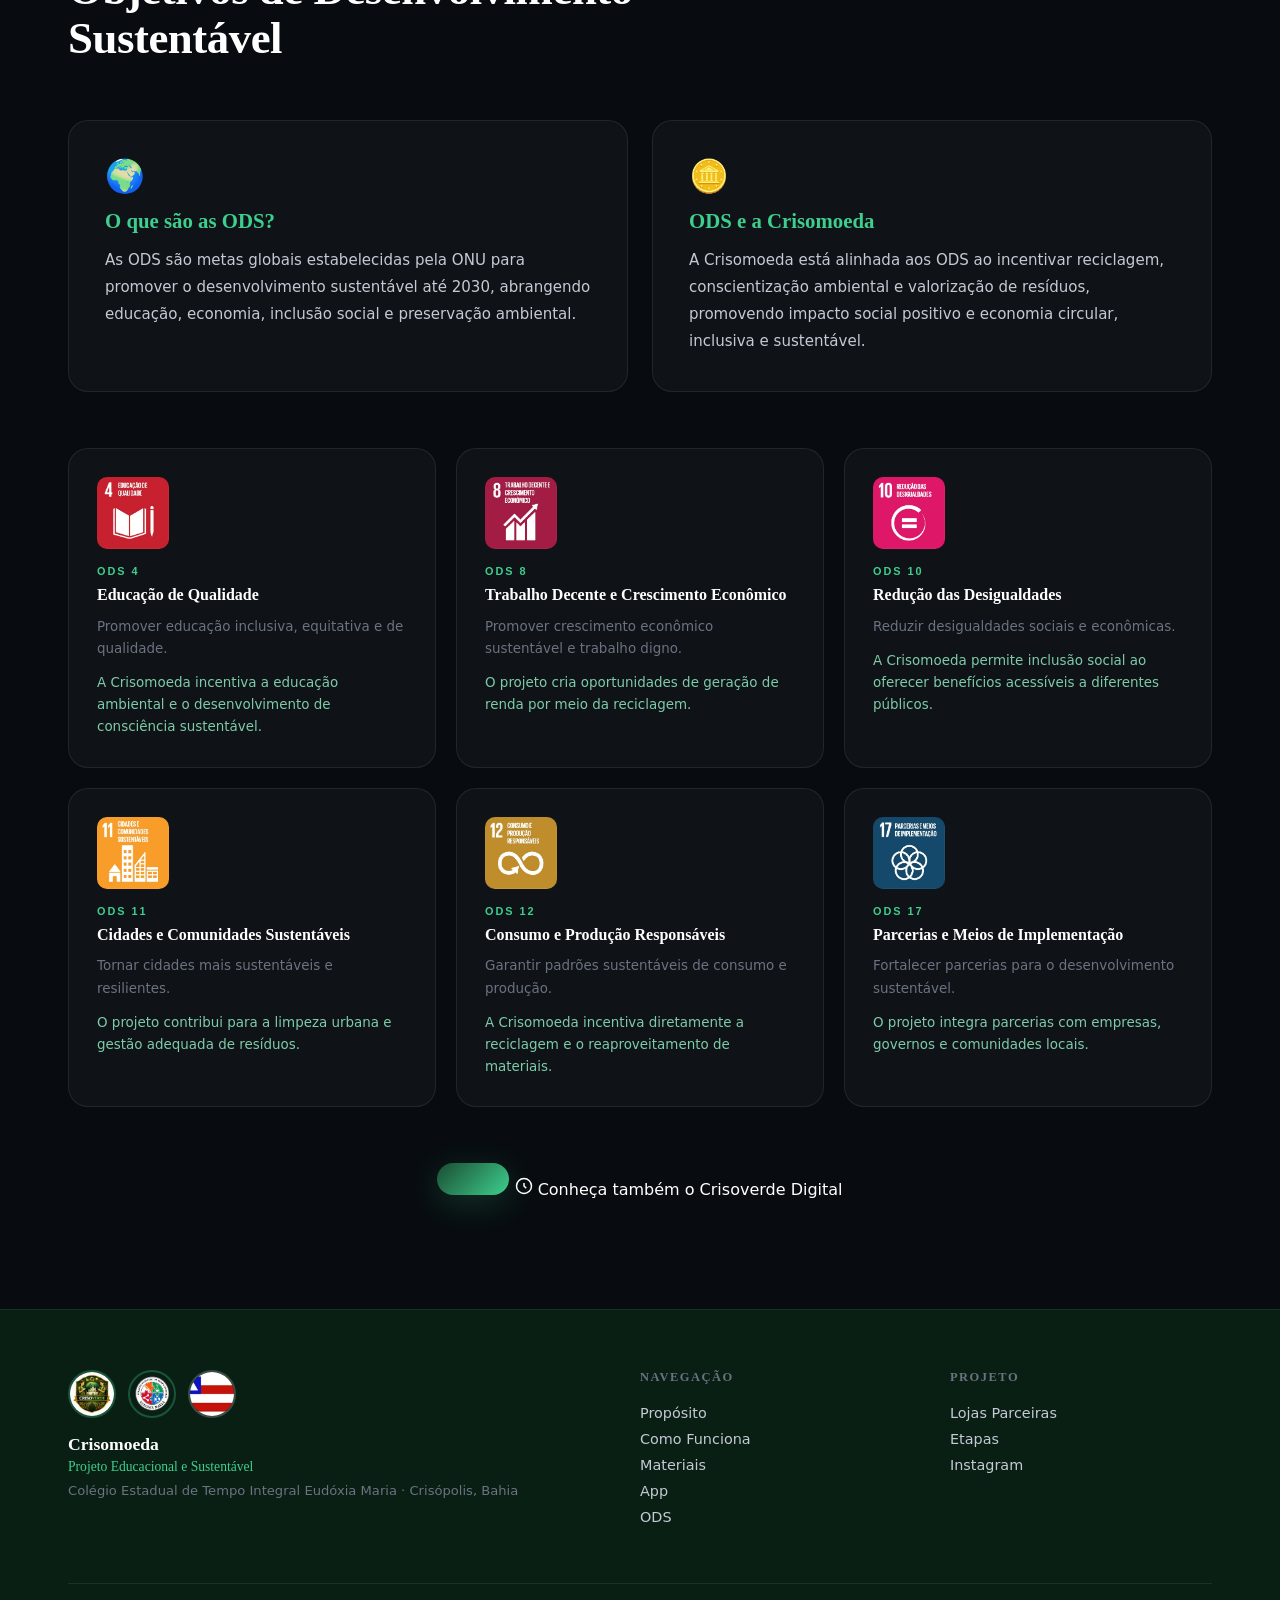
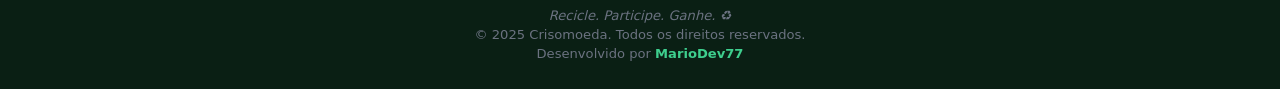
<file: index (1).html>
<!DOCTYPE html>
<html lang="pt-BR">
<head>
  <meta charset="UTF-8">
  <meta name="viewport" content="width=device-width, initial-scale=1.0">
  <title>Crisomoeda — Recicle. Participe. Ganhe.</title>
  <link rel="stylesheet" href="css/style.css">
  <link href="https://fonts.googleapis.com/css2?family=Syne:wght@400;600;700;800&family=Plus+Jakarta+Sans:wght@300;400;500;600;700&display=swap" rel="stylesheet">

  <!-- SEO -->
  <meta name="description" content="Crisomoeda é o projeto de reciclagem de Crisópolis, Bahia. Recicle, ganhe Crisomoedas e transforme sua cidade. Sustentabilidade e educação ambiental.">
  <meta name="keywords" content="Crisomoeda, reciclagem Crisópolis, sustentabilidade Bahia, educação ambiental, coleta seletiva, meio ambiente Crisópolis">

  <!-- Open Graph -->
  <meta property="og:title" content="Crisomoeda — Recicle. Participe. Ganhe.">
  <meta property="og:description" content="Projeto de reciclagem de Crisópolis - BA. Recicle, ganhe Crisomoedas e transforme sua cidade.">
  <meta property="og:url" content="https://crisomoeda.netlify.app">
  <meta property="og:type" content="website">
  <style>
    /* ── Hero centralizado e sem esticar ── */
    .hero-centered {
      display: flex !important;
      flex-direction: column !important;
      align-items: center !important;
      justify-content: center !important;
      text-align: center !important;
      padding: 120px 28px 80px !important;
      max-width: 100% !important;
    }
    .hero-centered .hero-content {
      max-width: 780px;
      width: 100%;
      display: flex;
      flex-direction: column;
      align-items: center;
    }
    .hero-centered .hero-title {
      white-space: nowrap;
      font-size: clamp(2.8rem, 9vw, 6.5rem);
      line-height: 1;
    }
    .hero-centered .hero-title .criso,
    .hero-centered .hero-title .moeda {
      display: inline !important;
    }
    .hero-centered .hero-desc { text-align: center; margin: 0 auto 36px; }
    .hero-centered .hero-badge { justify-content: center; }
    .hero-centered .hero-buttons { justify-content: center; }
    .hero-centered .hero-stats { justify-content: center; }
    .hero-centered .hero-visual { display: none !important; }

    /* ── Moeda girando ── */
    .hero-coin-spin {
      font-size: 2.6rem;
      margin: 8px 0 20px;
      display: inline-block;
      animation: coinRotate 2.4s linear infinite;
      filter: drop-shadow(0 0 14px rgba(240,192,96,0.6));
    }
    .app-grid-single {
      grid-template-columns: 1fr !important;
      max-width: 700px;
      margin: 0 auto;
    }
    @keyframes coinRotate {
      0%   { transform: rotateY(0deg) scale(1); }
      25%  { transform: rotateY(90deg) scale(0.85); }
      50%  { transform: rotateY(180deg) scale(1); }
      75%  { transform: rotateY(270deg) scale(0.85); }
      100% { transform: rotateY(360deg) scale(1); }
    }
  </style>
</head>
<body>

  <!-- LOADER -->
  <div class="loader" id="loader">
    <div class="loader-inner">
      <div class="loader-coin">🪙</div>
      <div class="loader-bar"><div class="loader-fill"></div></div>
    </div>
  </div>

  <!-- NAVBAR -->
  <nav class="navbar" id="navbar">
    <div class="nav-inner">
      <div class="nav-logos">
        <img src="img/logo.jpeg" alt="Logo Crisomoeda" class="nav-logo">
        <img src="img/logo-escola.jpeg" alt="Colégio Estadual Eudóxia Maria" class="nav-logo escola-logo">
        <img src="img/bandeira-bahia.png" alt="Governo da Bahia" class="nav-logo govba-logo">
      </div>
      <ul class="nav-links">
        <li><a href="#proposito">Propósito</a></li>
        <li><a href="#como-funciona">Como Funciona</a></li>
        <li><a href="#materiais">Materiais</a></li>
        <li><a href="#app">App</a></li>
        <li><a href="#ods" class="nav-cta">ODS</a></li>
      </ul>
      <button class="nav-menu-btn" id="menuBtn" aria-label="Menu">
        <span></span><span></span><span></span>
      </button>
    </div>
    <!-- Mobile menu -->
    <div class="nav-mobile" id="navMobile">
      <ul>
        <li><a href="#proposito" class="mob-link">Propósito</a></li>
        <li><a href="#como-funciona" class="mob-link">Como Funciona</a></li>
        <li><a href="#materiais" class="mob-link">Materiais</a></li>
        <li><a href="#app" class="mob-link">App</a></li>
        <li><a href="#ods" class="mob-link">ODS</a></li>
      </ul>
    </div>
  </nav>

  <!-- HERO -->
  <section class="hero hero-centered" id="inicio">
    <div class="hero-grid-bg"></div>
    <div class="hero-orbs">
      <div class="orb orb1"></div>
      <div class="orb orb2"></div>
      <div class="orb orb3"></div>
    </div>
    <div class="hero-content">
      <div class="hero-badge reveal-hero">
        <span class="badge-dot"></span>
        ♻ Projeto Educacional &amp; Sustentável · Crisópolis, Bahia
      </div>
      <h1 class="hero-title reveal-hero delay-1">
        <span class="criso">CRISO</span><span class="moeda">MOEDA</span>
      </h1>
      <div class="hero-coin-spin reveal-hero delay-2">🪙</div>
      <p class="hero-tagline reveal-hero delay-2">Recicle. Participe. <em>Ganhe.</em></p>
      <p class="hero-desc reveal-hero delay-3">
        Uma moeda social que transforma resíduos em oportunidades — conectando 
        sustentabilidade, tecnologia e economia circular em Crisópolis.
      </p>
      <div class="hero-buttons reveal-hero delay-4">
        <a href="#app" class="btn btn-primary">
          <svg width="18" height="18" viewBox="0 0 24 24" fill="none" stroke="currentColor" stroke-width="2"><rect x="5" y="2" width="14" height="20" rx="2"/><line x1="12" y1="18" x2="12" y2="18"/></svg>
          Baixar APP
        </a>
        <a href="#ods" class="btn btn-outline">Ver ODS</a>
        <a href="https://www.instagram.com/crisoverde" target="_blank" rel="noopener" class="btn btn-instagram">
          <svg width="18" height="18" viewBox="0 0 24 24" fill="none" stroke="currentColor" stroke-width="2"><rect x="2" y="2" width="20" height="20" rx="5"/><circle cx="12" cy="12" r="4"/><circle cx="17.5" cy="6.5" r="1" fill="currentColor" stroke="none"/></svg>
          Instagram
        </a>
      </div>
      <div class="hero-stats reveal-hero delay-5">
        <div class="stat">
          <span class="stat-num">3+</span>
          <span class="stat-label">Materiais aceitos</span>
        </div>
        <div class="stat-divider"></div>
        <div class="stat">
          <span class="stat-num">6</span>
          <span class="stat-label">ODS alinhadas</span>
        </div>
        <div class="stat-divider"></div>
        <div class="stat">
          <span class="stat-num">100%</span>
          <span class="stat-label">Impacto local</span>
        </div>
      </div>
    </div>
    <div class="hero-visual reveal-hero delay-3">
      <div class="phone-mockup">
        <div class="phone-screen">
          <div class="app-header">
            <span class="app-hello">Olá, Usuário 👋</span>
            <div class="app-notif">🔔</div>
          </div>
          <div class="app-balance">
            <span class="balance-label">Saldo de Crisomoedas</span>
            <span class="balance-num">🪙 240</span>
            <span class="balance-sub">+18 esta semana</span>
          </div>
          <div class="app-actions">
            <div class="app-action-btn">♻ Reciclar</div>
            <div class="app-action-btn highlight">🎁 Resgatar</div>
          </div>
          <div class="app-history">
            <span class="history-title">Histórico</span>
            <div class="history-item"><span>Plástico PET</span><span class="green">+12 🪙</span></div>
            <div class="history-item"><span>Papelão</span><span class="green">+8 🪙</span></div>
            <div class="history-item"><span>Latinha</span><span class="green">+6 🪙</span></div>
          </div>
        </div>
      </div>
    </div>
  </section>

  <!-- PROPÓSITO -->
  <section class="proposito" id="proposito">
    <div class="container">
      <div class="section-label reveal">Nosso Propósito</div>
      <h2 class="section-title reveal">Nasceu na sala de aula</h2>
      <div class="proposito-grid">
        <div class="proposito-text reveal">
          <p>
            A <strong>Crisomoeda</strong> é um projeto educacional e social que nasceu dentro de uma sala de aula em 
            <strong>Crisópolis, Bahia</strong>. Com foco em sustentabilidade e impacto real na comunidade, o projeto 
            transforma a forma como a cidade lida com seus resíduos recicláveis.
          </p>
          <p>
            Mais do que reciclar, a Crisomoeda propõe uma nova economia local — onde cada gesto sustentável 
            gera valor para quem participa e para o meio ambiente.
          </p>
          <div class="proposito-tags">
            <span class="ptag">♻ Sustentabilidade</span>
            <span class="ptag">🏫 Educação</span>
            <span class="ptag">💚 Impacto Social</span>
            <span class="ptag">🔄 Economia Circular</span>
          </div>
        </div>
        <div class="recolha-img-wrapper reveal delay-1">
          <img src="img/recolha.jpeg" alt="Ponto de Recolha Crisomoeda" class="recolha-img">
          <div class="img-badge">Ponto de Coleta</div>
        </div>
      </div>
    </div>
  </section>

  <!-- COMO FUNCIONA -->
  <section class="como-funciona" id="como-funciona">
    <div class="container">
      <div class="section-label light reveal">Crisomoeda</div>
      <h2 class="section-title light reveal">Como funciona a Crisomoeda</h2>
      <div class="cards-grid">
        <div class="card reveal">
          <div class="card-icon-wrap"><span class="card-icon">♻</span></div>
          <h3>Conheça os recicláveis que aceitamos</h3>
          <p>Separe seus materiais recicláveis em casa e leve até um ponto de coleta do projeto.</p>
          <span class="card-num">01</span>
        </div>
        <div class="card card-highlight reveal delay-1">
          <div class="card-icon-wrap"><span class="card-icon">🪙</span></div>
          <h3>Ganhe Crisomoedas</h3>
          <p>Cada entrega é registrada e convertida em <strong>Crisomoedas</strong> — a moeda social do projeto. Quanto mais você recicla, mais você acumula.</p>
          <span class="card-num">02</span>
        </div>
        <div class="card reveal delay-2">
          <div class="card-icon-wrap"><span class="card-icon">🎁</span></div>
          <h3>Use seus benefícios</h3>
          <p>Converta suas Crisomoedas em vales de desconto. O seu gesto sustentável vira benefício real.</p>
          <span class="card-num">03</span>
        </div>
      </div>
    </div>
  </section>

  <!-- MATERIAIS -->
  <section class="materiais" id="materiais">
    <div class="container">
      <div class="section-label reveal">O que aceitamos</div>
      <h2 class="section-title reveal">Materiais Recicláveis</h2>
      <div class="materiais-grid">

        <div class="material-card reveal">
          <div class="mat-header">
            <div class="mat-icon-circle" style="--mc:#3a86ff">🧴</div>
            <h4>Plástico</h4>
          </div>
          <ul class="mat-list">
            <li>
              <div class="mat-item-icon">🍶</div>
              <div>
                <strong>Garrafa PET 1L</strong>
                <span>Limpa e sem tampa</span>
              </div>
            </li>
            <li>
              <div class="mat-item-icon">🍾</div>
              <div>
                <strong>Garrafa PET 2L</strong>
                <span>Limpa e amassada</span>
              </div>
            </li>
          </ul>
        </div>

        <div class="material-card reveal delay-1">
          <div class="mat-header">
            <div class="mat-icon-circle" style="--mc:#f4a261">📰</div>
            <h4>Papel</h4>
          </div>
          <ul class="mat-list">
            <li>
              <div class="mat-item-icon">📦</div>
              <div>
                <strong>Caixas de papelão</strong>
                <span>Secas e dobradas</span>
              </div>
            </li>
          </ul>
        </div>

        <div class="material-card reveal delay-2">
          <div class="mat-header">
            <div class="mat-icon-circle" style="--mc:#52b788">🥫</div>
            <h4>Metal</h4>
          </div>
          <ul class="mat-list">
            <li>
              <div class="mat-item-icon">🍺</div>
              <div>
                <strong>Latinhas de alumínio</strong>
                <span>Amassadas e limpas</span>
              </div>
            </li>
          </ul>
        </div>

      </div>
    </div>
  </section>

  <!-- APP SECTION -->
  <section class="app-section" id="app">
    <div class="container">
      <div class="section-label reveal">Tecnologia &amp; Inovação</div>
      <h2 class="section-title reveal">Plataforma Digital</h2>
      <p class="section-subtitle reveal">Desenvolvemos uma plataforma digital onde cada usuário pode:</p>
      <div class="app-grid app-grid-single">
        <div class="app-features reveal">
          <div class="app-feature">
            <div class="feat-icon">📊</div>
            <div>
              <h4>Acompanhar saldo de Crisomoedas</h4>
              <p>Visualize em tempo real quantas Crisomoedas você possui e seu histórico de ganhos.</p>
            </div>
          </div>
          <div class="app-feature">
            <div class="feat-icon">🔄</div>
            <div>
              <h4>Visualizar histórico de conversões</h4>
              <p>Acompanhe cada entrega de material reciclável e a conversão em Crisomoedas.</p>
            </div>
          </div>
          <div class="app-feature">
            <div class="feat-icon">💳</div>
            <div>
              <h4>Acessar transações</h4>
              <p>Controle seus resgates e uso de Crisomoedas nas lojas parceiras.</p>
            </div>
          </div>
          <div class="qr-highlight">
            <div class="qr-icon">
              <svg width="36" height="36" viewBox="0 0 24 24" fill="none" stroke="currentColor" stroke-width="1.5"><rect x="3" y="3" width="7" height="7"/><rect x="14" y="3" width="7" height="7"/><rect x="3" y="14" width="7" height="7"/><path d="M14 14h3v3h3v-3M17 17v3"/></svg>
            </div>
            <p><strong>Utilizamos QR Code</strong> para garantir segurança e praticidade em todas as transações.</p>
          </div>
        </div>
      </div>
    </div>
  </section>

  <!-- ETAPAS / TIMELINE -->
  <section class="etapas" id="etapas">
    <div class="container">
      <div class="section-label light reveal">Passo a Passo</div>
      <h2 class="section-title light reveal">Como usar a Crisomoeda</h2>
      <div class="timeline">

        <div class="tl-item reveal">
          <div class="tl-num">01</div>
          <div class="tl-content">
            <h4>Cadastro</h4>
            <p>Crie sua conta com e-mail e senha e comece a participar.</p>
          </div>
        </div>

        <div class="tl-item reveal delay-1">
          <div class="tl-num">02</div>
          <div class="tl-content">
            <h4>Coleta</h4>
            <p>Separe seus recicláveis: plástico (garrafa PET), papel (papelão) e alumínio (latinhas).</p>
          </div>
        </div>

        <div class="tl-item reveal delay-2">
          <div class="tl-num">03</div>
          <div class="tl-content">
            <h4>Entrega</h4>
            <p>Leve até um ponto de coleta do Projeto.</p>
          </div>
        </div>

        <div class="tl-item reveal delay-1">
          <div class="tl-num">04</div>
          <div class="tl-content">
            <h4>Conversão</h4>
            <p>O atendente registra seus materiais e gera um QR Code.</p>
          </div>
        </div>

        <div class="tl-item reveal delay-2">
          <div class="tl-num">05</div>
          <div class="tl-content">
            <h4>Ganho</h4>
            <p>Escaneie o QR Code com a câmera do seu celular e receba suas Crisomoedas automaticamente.</p>
          </div>
        </div>

        <div class="tl-item reveal delay-3">
          <div class="tl-num">06</div>
          <div class="tl-content">
            <h4>Uso</h4>
            <p>Utilize suas Crisomoedas em lojas parceiras e ganhe descontos.</p>
          </div>
        </div>

      </div>
      <div class="tl-final reveal">
        <span>💚</span>
        <p>Simples assim: você ajuda o planeta e ainda ganha benefícios.</p>
      </div>
    </div>
  </section>

  <!-- ODS SECTION -->
  <section class="ods-section" id="ods">
    <div class="container">
      <div class="ods-top reveal">
        <div class="section-label light">Impacto Global</div>
        <h2 class="section-title light">Objetivos de Desenvolvimento Sustentável</h2>
      </div>

      <div class="ods-intro-grid">
        <div class="ods-intro-card reveal">
          <div class="ods-intro-icon">🌍</div>
          <h3>O que são as ODS?</h3>
          <p>As ODS são metas globais estabelecidas pela ONU para promover o desenvolvimento sustentável até 2030, abrangendo educação, economia, inclusão social e preservação ambiental.</p>
        </div>
        <div class="ods-intro-card reveal delay-1">
          <div class="ods-intro-icon">🪙</div>
          <h3>ODS e a Crisomoeda</h3>
          <p>A Crisomoeda está alinhada aos ODS ao incentivar reciclagem, conscientização ambiental e valorização de resíduos, promovendo impacto social positivo e economia circular, inclusiva e sustentável.</p>
        </div>
      </div>

      <div class="ods-grid">
        <div class="ods-card reveal" style="--ods-color:#E5243B">
          <img src="img/ods4.jpeg" alt="ODS 4" class="ods-img">
          <div class="ods-num">ODS 4</div>
          <h4>Educação de Qualidade</h4>
          <p class="ods-desc">Promover educação inclusiva, equitativa e de qualidade.</p>
          <p class="ods-rel">A Crisomoeda incentiva a educação ambiental e o desenvolvimento de consciência sustentável.</p>
        </div>
        <div class="ods-card reveal delay-1" style="--ods-color:#A21942">
          <img src="img/ods8.jpeg" alt="ODS 8" class="ods-img">
          <div class="ods-num">ODS 8</div>
          <h4>Trabalho Decente e Crescimento Econômico</h4>
          <p class="ods-desc">Promover crescimento econômico sustentável e trabalho digno.</p>
          <p class="ods-rel">O projeto cria oportunidades de geração de renda por meio da reciclagem.</p>
        </div>
        <div class="ods-card reveal delay-2" style="--ods-color:#DD1367">
          <img src="img/ods10.jpeg" alt="ODS 10" class="ods-img">
          <div class="ods-num">ODS 10</div>
          <h4>Redução das Desigualdades</h4>
          <p class="ods-desc">Reduzir desigualdades sociais e econômicas.</p>
          <p class="ods-rel">A Crisomoeda permite inclusão social ao oferecer benefícios acessíveis a diferentes públicos.</p>
        </div>
        <div class="ods-card reveal" style="--ods-color:#FD9D24">
          <img src="img/ods11.jpeg" alt="ODS 11" class="ods-img">
          <div class="ods-num">ODS 11</div>
          <h4>Cidades e Comunidades Sustentáveis</h4>
          <p class="ods-desc">Tornar cidades mais sustentáveis e resilientes.</p>
          <p class="ods-rel">O projeto contribui para a limpeza urbana e gestão adequada de resíduos.</p>
        </div>
        <div class="ods-card reveal delay-1" style="--ods-color:#BF8B2E">
          <img src="img/ods12.jpeg" alt="ODS 12" class="ods-img">
          <div class="ods-num">ODS 12</div>
          <h4>Consumo e Produção Responsáveis</h4>
          <p class="ods-desc">Garantir padrões sustentáveis de consumo e produção.</p>
          <p class="ods-rel">A Crisomoeda incentiva diretamente a reciclagem e o reaproveitamento de materiais.</p>
        </div>
        <div class="ods-card reveal delay-2" style="--ods-color:#19486A">
          <img src="img/ods17.jpeg" alt="ODS 17" class="ods-img">
          <div class="ods-num">ODS 17</div>
          <h4>Parcerias e Meios de Implementação</h4>
          <p class="ods-desc">Fortalecer parcerias para o desenvolvimento sustentável.</p>
          <p class="ods-rel">O projeto integra parcerias com empresas, governos e comunidades locais.</p>
        </div>
      </div>

      <div class="ods-cta reveal">
        
<a href="https://crisoverdedigital.netlify.app/" target="_blank" rel="noopener" class="btn btn-crisodigital"></a>



          <svg width="18" height="18" viewBox="0 0 24 24" fill="none" stroke="currentColor" stroke-width="2"><circle cx="12" cy="12" r="10"/><path d="M12 8v4l3 3"/></svg>
          Conheça também o Crisoverde Digital
        </a>
      </div>
    </div>
  </section>

  <!-- FOOTER -->
  <footer class="footer">
    <div class="container">
      <div class="footer-inner">
        <div class="footer-brand">
          <div class="footer-logos">
            <img src="img/logo.jpeg" alt="Logo Crisomoeda" class="footer-logo">
            <img src="img/logo-escola.jpeg" alt="Colégio Estadual Eudóxia Maria" class="footer-logo">
            <img src="img/bandeira-bahia.png" alt="Governo da Bahia" class="footer-logo govba-footer">
          </div>
          <p class="footer-name"><strong>Crisomoeda</strong></p>
          <p class="footer-sub">Projeto Educacional e Sustentável</p>
          <p class="footer-escola">Colégio Estadual de Tempo Integral Eudóxia Maria · Crisópolis, Bahia</p>
        </div>
        <div class="footer-links-col">
          <h5>Navegação</h5>
          <a href="#proposito">Propósito</a>
          <a href="#como-funciona">Como Funciona</a>
          <a href="#materiais">Materiais</a>
          <a href="#app">App</a>
          <a href="#ods">ODS</a>
        </div>
        <div class="footer-links-col">
          <h5>Projeto</h5>
          <a href="#parceiros">Lojas Parceiras</a>
          <a href="#etapas">Etapas</a>
          <a href="https://www.instagram.com/crisoverde" target="_blank" rel="noopener">Instagram</a>
        </div>
      </div>
      <div class="footer-bottom">
        <p class="footer-tag">Recicle. Participe. Ganhe. ♻</p>
        <p>© 2025 Crisomoeda. Todos os direitos reservados.</p>
        <p class="footer-dev">
          Desenvolvido por 
          <a href="https://github.com/MarioDev77" target="_blank" rel="noopener" class="footer-dev-link">MarioDev77</a>
        </p>
      </div>
    </div>
  </footer>

  <script>
    // Loader
    window.addEventListener('load', () => {
      const loader = document.getElementById('loader');
      setTimeout(() => loader.classList.add('hidden'), 800);
    });

    // Navbar scroll
    const navbar = document.getElementById('navbar');
    window.addEventListener('scroll', () => {
      navbar.classList.toggle('scrolled', window.scrollY > 60);
    });

    // Mobile menu
    const menuBtn = document.getElementById('menuBtn');
    const navMobile = document.getElementById('navMobile');
    menuBtn.addEventListener('click', () => {
      menuBtn.classList.toggle('open');
      navMobile.classList.toggle('open');
    });
    document.querySelectorAll('.mob-link').forEach(l => {
      l.addEventListener('click', () => {
        menuBtn.classList.remove('open');
        navMobile.classList.remove('open');
      });
    });

    // Reveal on scroll
    const reveals = document.querySelectorAll('.reveal, .reveal-hero');
    const observer = new IntersectionObserver((entries) => {
      entries.forEach(e => {
        if (e.isIntersecting) e.target.classList.add('visible');
      });
    }, { threshold: 0.12 });
    reveals.forEach(r => observer.observe(r));

    // Hero reveals immediately
    document.querySelectorAll('.reveal-hero').forEach(el => {
      setTimeout(() => el.classList.add('visible'), 100);
    });
  </script>
</body>
</html>
</file>
<file: css/style.css>
/* ===========================
   CRISOMOEDA — style.css
   Ultra-modern fintech/sustainability aesthetic
   Paleta: preto profundo, verde esmeralda, dourado, branco
=========================== */



:root {
  /* Colors */
  --green-deep:    #0a1f14;
  --green-dark:    #0f2d1c;
  --green-mid:     #1a4d32;
  --green-bright:  #3ecf8e;
  --green-glow:    rgba(62,207,142,0.25);
  --gold:          #f0c060;
  --gold-soft:     rgba(240,192,96,0.15);
  --black:         #080c10;
  --dark:          #0d1117;
  --dark-card:     rgba(255,255,255,0.04);
  --dark-border:   rgba(255,255,255,0.08);
  --gray-mid:      #6b7280;
  --gray-light:    #c4c9d4;
  --white:         #ffffff;
  --cream:         #f8faf9;
  --blue-accent:   #3a86ff;
  --orange-accent: #f4a261;

  /* Fonts */
  --font-display: 'Playfair Display', Georgia, serif;
  --font-body:    'Inter', system-ui, sans-serif;

  --radius: 20px;
  --radius-sm: 12px;
  --shadow: 0 20px 60px rgba(0,0,0,0.35);
  --shadow-green: 0 8px 32px rgba(62,207,142,0.2);
  --glow: 0 0 40px rgba(62,207,142,0.15);
}

/* RESET */
*, *::before, *::after { box-sizing: border-box; margin: 0; padding: 0; }
html { scroll-behavior: smooth; font-size: 16px; }
body {
  font-family: var(--font-body);
  background: var(--dark);
  color: var(--white);
  overflow-x: hidden;
  -webkit-font-smoothing: antialiased;
}
img { max-width: 100%; display: block; }
a { text-decoration: none; color: inherit; }

/* CONTAINER */
.container { max-width: 1200px; margin: 0 auto; padding: 0 28px; }

/* ===========================
   LOADER
=========================== */
.loader {
  position: fixed; inset: 0; z-index: 9999;
  background: var(--dark);
  display: flex; align-items: center; justify-content: center;
  transition: opacity 0.5s ease, visibility 0.5s ease;
}
.loader.hidden { opacity: 0; visibility: hidden; pointer-events: none; }
.loader-inner { text-align: center; }
.loader-coin { font-size: 3rem; animation: coinSpin 0.8s ease infinite alternate; margin-bottom: 20px; }
@keyframes coinSpin {
  from { transform: rotateY(0deg) scale(1); }
  to   { transform: rotateY(45deg) scale(1.2); }
}
.loader-bar {
  width: 160px; height: 3px; background: rgba(255,255,255,0.1);
  border-radius: 2px; overflow: hidden;
}
.loader-fill {
  height: 100%; width: 0; background: var(--green-bright);
  animation: loadFill 0.7s ease forwards;
}
@keyframes loadFill { to { width: 100%; } }

/* ===========================
   NAVBAR
=========================== */
.navbar {
  position: fixed; top: 0; left: 0; right: 0; z-index: 100;
  transition: background 0.3s, border-color 0.3s, box-shadow 0.3s;
  padding: 0;
}
.navbar.scrolled {
  background: rgba(8, 12, 16, 0.95);
  backdrop-filter: blur(20px) saturate(1.5);
  border-bottom: 1px solid rgba(62,207,142,0.15);
  box-shadow: 0 4px 30px rgba(0,0,0,0.4);
}
.nav-inner {
  max-width: 1200px; margin: 0 auto; padding: 16px 28px;
  display: flex; align-items: center; justify-content: space-between;
}
.nav-logos { display: flex; align-items: center; gap: 12px; }
.nav-logo {
  height: 42px; width: 42px; object-fit: cover;
  border-radius: 50%; border: 2px solid var(--green-bright);
  transition: transform 0.2s;
}
.nav-logo:hover { transform: scale(1.05); }
.escola-logo { border-color: rgba(255,255,255,0.3); }
.govba-logo  { border-color: rgba(255,255,255,0.3); }
.nav-links { display: flex; gap: 32px; list-style: none; }
.nav-links a {
  font-family: var(--font-display);
  font-size: 0.82rem; font-weight: 600; letter-spacing: 0.08em;
  text-transform: uppercase; color: var(--gray-light);
  transition: color 0.2s; position: relative;
}
.nav-links a::after {
  content: ''; position: absolute; bottom: -4px; left: 0; right: 0;
  height: 1px; background: var(--green-bright);
  transform: scaleX(0); transition: transform 0.25s;
}
.nav-links a:hover { color: var(--white); }
.nav-links a:hover::after { transform: scaleX(1); }
.nav-cta {
  color: var(--green-bright) !important;
  border: 1px solid rgba(62,207,142,0.4);
  padding: 6px 16px; border-radius: 20px;
}
.nav-cta:hover { background: var(--green-glow); }
.nav-menu-btn {
  display: none; flex-direction: column; gap: 5px;
  background: none; border: none; cursor: pointer; padding: 4px;
}
.nav-menu-btn span {
  display: block; height: 2px; width: 24px;
  background: var(--white); border-radius: 2px;
  transition: all 0.3s;
}
.nav-menu-btn.open span:nth-child(1) { transform: translateY(7px) rotate(45deg); }
.nav-menu-btn.open span:nth-child(2) { opacity: 0; }
.nav-menu-btn.open span:nth-child(3) { transform: translateY(-7px) rotate(-45deg); }

.nav-mobile {
  display: none;
  background: rgba(8,12,16,0.98);
  backdrop-filter: blur(20px);
  border-top: 1px solid rgba(62,207,142,0.15);
  max-height: 0; overflow: hidden; transition: max-height 0.35s ease;
}
.nav-mobile.open { max-height: 400px; }
.nav-mobile ul { list-style: none; padding: 16px 28px 24px; }
.nav-mobile ul li { border-bottom: 1px solid rgba(255,255,255,0.06); }
.nav-mobile ul li a {
  display: block; padding: 14px 0;
  font-family: var(--font-display); font-weight: 600;
  font-size: 1rem; color: var(--gray-light);
  transition: color 0.2s;
}
.nav-mobile ul li a:hover { color: var(--green-bright); }

/* ===========================
   ANIMATIONS
=========================== */
@keyframes fadeDown {
  from { opacity: 0; transform: translateY(-24px); }
  to   { opacity: 1; transform: translateY(0); }
}
@keyframes fadeUp {
  from { opacity: 0; transform: translateY(36px); }
  to   { opacity: 1; transform: translateY(0); }
}
@keyframes fadeIn {
  from { opacity: 0; }
  to   { opacity: 1; }
}
@keyframes float {
  0%, 100% { transform: translateY(0px); }
  50%       { transform: translateY(-12px); }
}
@keyframes orbPulse {
  0%, 100% { opacity: 0.4; transform: scale(1); }
  50%       { opacity: 0.7; transform: scale(1.08); }
}
@keyframes shimmer {
  from { background-position: -400px 0; }
  to   { background-position: 400px 0; }
}

/* Scroll reveal */
.reveal {
  opacity: 0; transform: translateY(36px);
  transition: opacity 0.7s ease, transform 0.7s ease;
}
.reveal.visible { opacity: 1; transform: translateY(0); }
.reveal-hero {
  opacity: 0; transform: translateY(24px);
  transition: opacity 0.8s ease, transform 0.8s ease;
}
.reveal-hero.visible { opacity: 1; transform: translateY(0); }
.delay-1 { transition-delay: 0.12s; }
.delay-2 { transition-delay: 0.24s; }
.delay-3 { transition-delay: 0.36s; }
.delay-4 { transition-delay: 0.48s; }
.delay-5 { transition-delay: 0.60s; }

/* ===========================
   HERO
=========================== */
.hero {
  min-height: 100vh;
  display: grid;
  grid-template-columns: 1fr 1fr;
  align-items: center;
  gap: 60px;
  background: var(--green-deep);
  position: relative; overflow: hidden;
  padding: 120px 28px 80px;
  max-width: 100%;
}

.hero-grid-bg {
  position: absolute; inset: 0;
  background-image:
    linear-gradient(rgba(62,207,142,0.04) 1px, transparent 1px),
    linear-gradient(90deg, rgba(62,207,142,0.04) 1px, transparent 1px);
  background-size: 48px 48px;
  mask-image: radial-gradient(ellipse 80% 80% at 50% 50%, black, transparent);
}
.hero-orbs { position: absolute; inset: 0; pointer-events: none; }
.orb {
  position: absolute; border-radius: 50%;
  filter: blur(80px); animation: orbPulse 6s ease infinite;
}
.orb1 {
  width: 500px; height: 500px;
  background: radial-gradient(circle, rgba(62,207,142,0.18), transparent 70%);
  top: -100px; right: -80px;
}
.orb2 {
  width: 350px; height: 350px;
  background: radial-gradient(circle, rgba(58,134,255,0.12), transparent 70%);
  bottom: -60px; left: 10%;
  animation-delay: 2s;
}
.orb3 {
  width: 250px; height: 250px;
  background: radial-gradient(circle, rgba(240,192,96,0.1), transparent 70%);
  top: 40%; left: 40%;
  animation-delay: 4s;
}

.hero-content { position: relative; z-index: 2; max-width: 620px; }
.hero-badge {
  display: inline-flex; align-items: center; gap: 8px;
  background: rgba(62,207,142,0.1);
  border: 1px solid rgba(62,207,142,0.3);
  color: var(--green-bright);
  font-family: var(--font-display);
  font-size: 0.78rem; font-weight: 700; letter-spacing: 0.1em; text-transform: uppercase;
  padding: 8px 20px; border-radius: 40px; margin-bottom: 28px;
}
.badge-dot {
  width: 7px; height: 7px; border-radius: 50%;
  background: var(--green-bright);
  box-shadow: 0 0 8px var(--green-bright);
  animation: pulse 2s ease infinite;
}
@keyframes pulse {
  0%, 100% { box-shadow: 0 0 8px var(--green-bright); }
  50% { box-shadow: 0 0 16px var(--green-bright), 0 0 30px var(--green-bright); }
}

.hero-title {
  font-family: var(--font-display);
  font-size: clamp(3.8rem, 9vw, 7.5rem);
  font-weight: 800; line-height: 0.92; letter-spacing: -0.03em;
  margin-bottom: 22px;
}
.criso  { color: var(--white); }
.moeda  { color: var(--green-bright); display: block; }

.hero-tagline {
  font-family: var(--font-display);
  font-size: clamp(1.1rem, 2.2vw, 1.55rem);
  color: var(--gold); margin-bottom: 18px; font-weight: 700;
}
.hero-tagline em { font-style: italic; color: var(--green-bright); }

.hero-desc {
  max-width: 520px; color: var(--gray-light);
  font-size: 1.02rem; line-height: 1.75; margin-bottom: 36px;
}

.hero-buttons { display: flex; gap: 14px; flex-wrap: wrap; margin-bottom: 52px; }

/* BUTTONS */
.btn {
  display: inline-flex; align-items: center; gap: 8px;
  padding: 13px 28px; border-radius: 50px;
  font-family: var(--font-display);
  font-size: 0.9rem; font-weight: 700; letter-spacing: 0.04em;
  transition: all 0.25s; cursor: pointer; border: none;
}
.btn-primary {
  background: var(--green-bright);
  color: var(--green-deep);
  box-shadow: 0 4px 24px rgba(62,207,142,0.35);
}
.btn-primary:hover {
  transform: translateY(-3px);
  box-shadow: 0 10px 36px rgba(62,207,142,0.5);
  background: #5ddaa0;
}
.btn-outline {
  border: 1.5px solid rgba(255,255,255,0.25);
  color: var(--white); background: transparent;
}
.btn-outline:hover {
  border-color: var(--green-bright);
  color: var(--green-bright);
  transform: translateY(-2px);
}
.btn-instagram {
  background: linear-gradient(135deg, #fd5c87, #833ab4);
  color: var(--white);
  box-shadow: 0 4px 20px rgba(253,92,135,0.35);
}
.btn-instagram:hover { transform: translateY(-3px); box-shadow: 0 8px 28px rgba(253,92,135,0.5); }

.btn-crisodigital {
  background: linear-gradient(135deg, var(--green-mid), var(--green-bright));
  color: var(--white);
  font-size: 1rem; padding: 16px 36px;
  box-shadow: var(--shadow-green);
}
.btn-crisodigital:hover { transform: translateY(-3px); box-shadow: 0 12px 40px rgba(62,207,142,0.4); }

.hero-stats {
  display: flex; align-items: center; gap: 24px; flex-wrap: wrap;
}
.stat { text-align: left; }
.stat-num {
  display: block;
  font-family: var(--font-display); font-size: 1.8rem; font-weight: 800;
  color: var(--white);
}
.stat-label {
  font-size: 0.78rem; color: var(--gray-mid); letter-spacing: 0.06em; text-transform: uppercase;
}
.stat-divider {
  width: 1px; height: 40px;
  background: rgba(255,255,255,0.12);
}

/* HERO VISUAL */
.hero-visual { position: relative; z-index: 2; display: flex; justify-content: center; }
.phone-mockup {
  width: 260px;
  background: rgba(255,255,255,0.05);
  border: 1px solid rgba(62,207,142,0.25);
  border-radius: 36px; padding: 24px 20px;
  box-shadow: var(--shadow), var(--glow);
  backdrop-filter: blur(16px);
  animation: float 5s ease-in-out infinite;
  position: relative;
}
.phone-mockup::before {
  content: '';
  position: absolute; top: 12px; left: 50%; transform: translateX(-50%);
  width: 56px; height: 6px; background: rgba(255,255,255,0.15); border-radius: 3px;
}
.phone-screen { padding-top: 16px; }
.app-header { display: flex; justify-content: space-between; align-items: center; margin-bottom: 20px; }
.app-hello { font-size: 0.82rem; color: var(--gray-light); font-weight: 500; }
.app-notif { font-size: 1rem; }
.app-balance {
  background: linear-gradient(135deg, rgba(62,207,142,0.15), rgba(62,207,142,0.05));
  border: 1px solid rgba(62,207,142,0.2);
  border-radius: 16px; padding: 16px; margin-bottom: 16px; text-align: center;
}
.balance-label { display: block; font-size: 0.7rem; color: var(--gray-mid); margin-bottom: 6px; text-transform: uppercase; letter-spacing: 0.07em; }
.balance-num { display: block; font-family: var(--font-display); font-size: 1.8rem; font-weight: 800; color: var(--white); margin-bottom: 4px; }
.balance-sub { font-size: 0.7rem; color: var(--green-bright); }
.app-actions { display: flex; gap: 8px; margin-bottom: 16px; }
.app-action-btn {
  flex: 1; text-align: center; padding: 8px 6px;
  background: rgba(255,255,255,0.06); border: 1px solid rgba(255,255,255,0.1);
  border-radius: 10px; font-size: 0.72rem; color: var(--gray-light); cursor: pointer;
}
.app-action-btn.highlight {
  background: rgba(62,207,142,0.15);
  border-color: rgba(62,207,142,0.3); color: var(--green-bright);
}
.app-history { }
.history-title { display: block; font-size: 0.68rem; color: var(--gray-mid); text-transform: uppercase; letter-spacing: 0.08em; margin-bottom: 8px; }
.history-item {
  display: flex; justify-content: space-between; align-items: center;
  padding: 6px 0; border-bottom: 1px solid rgba(255,255,255,0.06);
  font-size: 0.75rem; color: var(--gray-light);
}
.history-item .green { color: var(--green-bright); font-weight: 600; }

/* ===========================
   SECTION LABELS & TITLES
=========================== */
.section-label {
  font-family: var(--font-display);
  font-size: 0.75rem; font-weight: 700; letter-spacing: 0.2em;
  text-transform: uppercase; color: var(--green-bright);
  margin-bottom: 12px;
}
.section-label.light { color: var(--green-bright); }
.section-title {
  font-family: var(--font-display);
  font-size: clamp(2rem, 4.5vw, 3.2rem);
  font-weight: 800; color: var(--white);
  margin-bottom: 20px; line-height: 1.1; letter-spacing: -0.02em;
}
.section-title.dark-text { color: var(--green-deep); }
.section-subtitle {
  font-size: 1.05rem; color: var(--gray-light);
  line-height: 1.7; margin-bottom: 56px; max-width: 600px;
}

/* ===========================
   PROPÓSITO
=========================== */
.proposito {
  background: var(--cream); padding: 110px 0;
}
.proposito .section-label { color: var(--green-mid); }
.proposito .section-title { color: var(--green-deep); }
.proposito-grid {
  display: grid; grid-template-columns: 1fr 1fr; gap: 56px; align-items: center;
}
.proposito-text p {
  font-size: 1.05rem; line-height: 1.82; color: #4a5568;
  margin-bottom: 22px;
}
.proposito-text strong { color: var(--green-deep); font-weight: 700; }
.proposito-tags { display: flex; flex-wrap: wrap; gap: 10px; margin-top: 8px; }
.ptag {
  background: rgba(26,77,50,0.08);
  border: 1px solid rgba(26,77,50,0.15);
  color: var(--green-mid);
  font-size: 0.8rem; font-weight: 600;
  padding: 6px 14px; border-radius: 20px;
}
.recolha-img-wrapper {
  position: relative; border-radius: var(--radius); overflow: hidden;
  box-shadow: var(--shadow);
}
.recolha-img { width: 100%; display: block; transition: transform 0.5s; }
.recolha-img-wrapper:hover .recolha-img { transform: scale(1.03); }
.img-badge {
  position: absolute; bottom: 16px; left: 16px;
  background: rgba(62,207,142,0.9);
  color: var(--green-deep); font-family: var(--font-display);
  font-size: 0.78rem; font-weight: 700; letter-spacing: 0.08em;
  padding: 6px 14px; border-radius: 20px; text-transform: uppercase;
}

/* ===========================
   COMO FUNCIONA
=========================== */
.como-funciona {
  background: var(--green-dark); padding: 110px 0; position: relative; overflow: hidden;
}
.como-funciona::before {
  content: ''; position: absolute; inset: 0;
  background:
    radial-gradient(ellipse 70% 50% at 80% 50%, rgba(62,207,142,0.08) 0%, transparent 70%);
}
.cards-grid {
  display: grid; grid-template-columns: repeat(3, 1fr); gap: 24px;
  margin-top: 56px;
}
.card {
  background: rgba(255,255,255,0.04);
  border: 1px solid rgba(62,207,142,0.12);
  border-radius: var(--radius); padding: 36px 28px;
  position: relative; overflow: hidden;
  transition: transform 0.3s, box-shadow 0.3s, background 0.3s, border-color 0.3s;
  backdrop-filter: blur(8px);
}
.card::before {
  content: ''; position: absolute;
  top: 0; left: 0; right: 0; height: 2px;
  background: linear-gradient(90deg, transparent, rgba(62,207,142,0.4), transparent);
  transform: scaleX(0); transition: transform 0.35s;
}
.card:hover::before { transform: scaleX(1); }
.card:hover {
  transform: translateY(-8px);
  background: rgba(255,255,255,0.07);
  box-shadow: var(--shadow), var(--glow);
  border-color: rgba(62,207,142,0.3);
}
.card.card-highlight {
  background: rgba(62,207,142,0.08);
  border-color: rgba(62,207,142,0.3);
}
.card-icon-wrap {
  width: 52px; height: 52px; border-radius: 14px;
  background: rgba(62,207,142,0.1);
  border: 1px solid rgba(62,207,142,0.2);
  display: flex; align-items: center; justify-content: center;
  margin-bottom: 20px; font-size: 1.6rem;
  transition: background 0.25s, box-shadow 0.25s;
}
.card:hover .card-icon-wrap {
  background: rgba(62,207,142,0.2);
  box-shadow: 0 0 20px rgba(62,207,142,0.2);
}
.card h3 {
  font-family: var(--font-display);
  font-size: 1.2rem; color: var(--white); margin-bottom: 12px; line-height: 1.3;
}
.card p { color: var(--gray-light); line-height: 1.72; font-size: 0.93rem; }
.card p strong { color: var(--gold); }
.card-num {
  position: absolute; bottom: 12px; right: 20px;
  font-family: var(--font-display); font-size: 4rem;
  color: rgba(255,255,255,0.04); font-weight: 800;
  line-height: 1; pointer-events: none; user-select: none;
}

/* ===========================
   MATERIAIS
=========================== */
.materiais {
  background: #0b1520; padding: 110px 0;
}
.materiais .section-title { color: var(--white); }
.materiais .section-label { color: var(--green-bright); }
.materiais-grid {
  display: grid; grid-template-columns: repeat(3, 1fr); gap: 24px;
  margin-top: 56px;
}
.material-card {
  background: rgba(255,255,255,0.04);
  border: 1px solid var(--dark-border);
  border-radius: var(--radius); overflow: hidden;
  transition: transform 0.3s, box-shadow 0.3s, border-color 0.3s;
}
.material-card:hover {
  transform: translateY(-6px);
  box-shadow: var(--shadow);
  border-color: rgba(62,207,142,0.2);
}
.mat-header {
  padding: 28px 28px 20px;
  display: flex; align-items: center; gap: 16px;
  border-bottom: 1px solid var(--dark-border);
}
.mat-icon-circle {
  width: 48px; height: 48px; border-radius: 50%;
  background: color-mix(in srgb, var(--mc) 15%, transparent);
  border: 1px solid color-mix(in srgb, var(--mc) 30%, transparent);
  display: flex; align-items: center; justify-content: center;
  font-size: 1.4rem; flex-shrink: 0;
}
.mat-header h4 {
  font-family: var(--font-display); font-size: 1.2rem; font-weight: 700; color: var(--white);
}
.mat-list { list-style: none; padding: 20px 28px; display: flex; flex-direction: column; gap: 16px; }
.mat-list li { display: flex; gap: 14px; align-items: flex-start; }
.mat-item-icon {
  font-size: 1.4rem; flex-shrink: 0;
  width: 40px; height: 40px;
  background: rgba(255,255,255,0.05); border-radius: 10px;
  display: flex; align-items: center; justify-content: center;
}
.mat-list li div strong { display: block; color: var(--white); font-size: 0.9rem; font-weight: 600; margin-bottom: 2px; }
.mat-list li div span { font-size: 0.8rem; color: var(--gray-mid); }
.mat-footer {
  padding: 14px 28px;
  background: color-mix(in srgb, var(--mc) 8%, transparent);
  border-top: 1px solid color-mix(in srgb, var(--mc) 15%, transparent);
}
.mat-footer span {
  font-size: 0.8rem; font-weight: 600;
  color: color-mix(in srgb, var(--mc) 90%, white);
  font-family: var(--font-display); letter-spacing: 0.05em;
}

/* ===========================
   LOJAS PARCEIRAS
=========================== */
.parceiros {
  background: var(--green-dark); padding: 110px 0;
  position: relative; overflow: hidden;
}
.parceiros .section-subtitle { margin-bottom: 60px; }
.parceiros-grid {
  display: grid; grid-template-columns: repeat(4, 1fr); gap: 20px;
}
.parceiro-card {
  background: rgba(255,255,255,0.04);
  border: 1px solid rgba(255,255,255,0.08);
  border-radius: var(--radius); padding: 32px 24px;
  text-align: center;
  transition: transform 0.3s, background 0.3s, border-color 0.3s;
}
.parceiro-card:hover {
  transform: translateY(-6px);
  background: rgba(62,207,142,0.08);
  border-color: rgba(62,207,142,0.25);
}
.parceiro-icon { font-size: 2.6rem; margin-bottom: 16px; }
.parceiro-card h4 {
  font-family: var(--font-display); font-size: 1.1rem; color: var(--white);
  margin-bottom: 10px;
}
.parceiro-card p { color: var(--gray-light); font-size: 0.88rem; line-height: 1.65; margin-bottom: 18px; }
.parceiro-badge {
  display: inline-block;
  background: rgba(62,207,142,0.12);
  border: 1px solid rgba(62,207,142,0.25);
  color: var(--green-bright);
  font-size: 0.72rem; font-weight: 700; letter-spacing: 0.1em; text-transform: uppercase;
  padding: 4px 12px; border-radius: 20px;
}

/* ===========================
   APP SECTION
=========================== */
.app-section {
  background: var(--black); padding: 110px 0;
}
.app-section .section-subtitle { margin-bottom: 56px; }
.app-grid {
  display: grid; grid-template-columns: 1fr 1fr; gap: 60px; align-items: center;
}
.app-features { display: flex; flex-direction: column; gap: 28px; }
.app-feature {
  display: flex; gap: 20px; align-items: flex-start;
  padding: 24px; border-radius: var(--radius-sm);
  border: 1px solid var(--dark-border);
  background: var(--dark-card);
  transition: border-color 0.25s, background 0.25s;
}
.app-feature:hover {
  border-color: rgba(62,207,142,0.25);
  background: rgba(62,207,142,0.05);
}
.feat-icon {
  font-size: 1.6rem; width: 48px; height: 48px; flex-shrink: 0;
  background: rgba(62,207,142,0.1);
  border: 1px solid rgba(62,207,142,0.2);
  border-radius: 12px;
  display: flex; align-items: center; justify-content: center;
}
.app-feature h4 {
  font-family: var(--font-display); font-size: 1rem; font-weight: 700;
  color: var(--white); margin-bottom: 6px;
}
.app-feature p { color: var(--gray-light); font-size: 0.88rem; line-height: 1.65; }
.qr-highlight {
  display: flex; gap: 16px; align-items: flex-start;
  padding: 20px 24px;
  background: var(--gold-soft);
  border: 1px solid rgba(240,192,96,0.25);
  border-radius: var(--radius-sm);
}
.qr-icon { color: var(--gold); flex-shrink: 0; }
.qr-highlight p { color: var(--gold); font-size: 0.9rem; line-height: 1.65; }
.qr-highlight strong { color: var(--gold); font-weight: 700; }

/* BIG PHONE MOCKUP */
.app-phone-big {
  width: 280px; margin: 0 auto;
  background: rgba(255,255,255,0.04);
  border: 1px solid rgba(62,207,142,0.2);
  border-radius: 40px; padding: 20px;
  box-shadow: var(--shadow), var(--glow);
  backdrop-filter: blur(12px);
  animation: float 6s ease-in-out infinite;
}
.phone-notch {
  width: 60px; height: 6px;
  background: rgba(255,255,255,0.12);
  border-radius: 3px; margin: 0 auto 20px;
}
.phone-content { padding: 4px; }
.pb-header { display: flex; align-items: center; gap: 10px; margin-bottom: 20px; }
.pb-logo { font-size: 1.4rem; }
.pb-title { font-family: var(--font-display); font-weight: 700; font-size: 1rem; color: var(--white); }
.pb-balance {
  background: linear-gradient(135deg, rgba(62,207,142,0.15), rgba(58,134,255,0.08));
  border: 1px solid rgba(62,207,142,0.2);
  border-radius: 16px; padding: 16px; text-align: center; margin-bottom: 20px;
}
.pb-balance span { display: block; font-size: 0.72rem; color: var(--gray-mid); margin-bottom: 6px; text-transform: uppercase; letter-spacing: 0.08em; }
.pb-balance strong { font-family: var(--font-display); font-size: 2rem; color: var(--white); }
.pb-chart {
  display: flex; align-items: flex-end; gap: 8px;
  height: 70px; margin-bottom: 20px;
  padding: 0 4px;
}
.chart-bar {
  flex: 1; background: rgba(62,207,142,0.2);
  border-radius: 4px 4px 0 0;
  display: flex; align-items: flex-end; justify-content: center; padding-bottom: 4px;
  transition: background 0.2s;
}
.chart-bar.active { background: var(--green-bright); }
.chart-bar span { font-size: 0.6rem; color: var(--gray-mid); }
.chart-bar.active span { color: var(--green-deep); font-weight: 700; }
.pb-qr { text-align: center; }
.qr-box {
  width: 80px; height: 80px;
  border: 2px solid rgba(62,207,142,0.3);
  border-radius: 12px; margin: 0 auto 8px;
  display: flex; align-items: center; justify-content: center;
  background: rgba(62,207,142,0.05);
}
.qr-inner {
  width: 60px; height: 60px; border-radius: 8px;
  background:
    repeating-linear-gradient(0deg, rgba(62,207,142,0.3) 0px, rgba(62,207,142,0.3) 2px, transparent 2px, transparent 6px),
    repeating-linear-gradient(90deg, rgba(62,207,142,0.3) 0px, rgba(62,207,142,0.3) 2px, transparent 2px, transparent 6px);
  display: flex; align-items: center; justify-content: center;
}
.qr-inner span { font-family: var(--font-display); font-size: 0.9rem; font-weight: 800; color: var(--green-bright); }
.qr-label { font-size: 0.68rem; color: var(--gray-mid); }

/* ===========================
   ETAPAS / TIMELINE
=========================== */
.etapas { background: var(--green-deep); padding: 110px 0; }
.timeline {
  display: grid; grid-template-columns: repeat(3, 1fr); gap: 28px;
  margin-top: 56px; position: relative;
}
.tl-item {
  background: rgba(255,255,255,0.04);
  border: 1px solid rgba(62,207,142,0.12);
  border-radius: var(--radius); padding: 32px 28px;
  position: relative; overflow: hidden;
  transition: transform 0.3s, border-color 0.3s, background 0.3s;
}
.tl-item:hover {
  transform: translateY(-6px);
  border-color: rgba(62,207,142,0.35);
  background: rgba(62,207,142,0.06);
}
.tl-num {
  font-family: var(--font-display); font-size: 2.5rem; font-weight: 800;
  color: var(--green-bright); opacity: 0.5; margin-bottom: 12px; line-height: 1;
}
.tl-content h4 {
  font-family: var(--font-display); font-size: 1.1rem; font-weight: 700;
  color: var(--white); margin-bottom: 8px;
}
.tl-content p { color: var(--gray-light); font-size: 0.9rem; line-height: 1.7; }
.tl-final {
  margin-top: 48px; text-align: center;
  background: rgba(62,207,142,0.08);
  border: 1px solid rgba(62,207,142,0.25);
  border-radius: var(--radius); padding: 28px 36px;
  display: flex; align-items: center; justify-content: center; gap: 16px;
}
.tl-final span { font-size: 1.8rem; }
.tl-final p {
  font-family: var(--font-display); font-size: 1.1rem; font-weight: 700;
  color: var(--green-bright); font-style: italic;
}

/* ===========================
   ODS SECTION
=========================== */
.ods-section {
  background: var(--black); padding: 110px 0;
}
.ods-top { margin-bottom: 56px; }
.ods-intro-grid {
  display: grid; grid-template-columns: 1fr 1fr; gap: 24px; margin-bottom: 56px;
}
.ods-intro-card {
  background: rgba(255,255,255,0.03);
  border: 1px solid rgba(255,255,255,0.08);
  border-radius: var(--radius); padding: 36px;
  transition: border-color 0.25s;
}
.ods-intro-card:hover { border-color: rgba(62,207,142,0.25); }
.ods-intro-icon { font-size: 2rem; margin-bottom: 14px; }
.ods-intro-card h3 {
  font-family: var(--font-display); font-size: 1.3rem; color: var(--green-bright);
  margin-bottom: 14px;
}
.ods-intro-card p { color: var(--gray-light); line-height: 1.8; font-size: 0.94rem; }
.ods-grid {
  display: grid; grid-template-columns: repeat(3, 1fr); gap: 20px;
  margin-bottom: 56px;
}
.ods-card {
  background: rgba(255,255,255,0.03);
  border: 1px solid var(--dark-border);
  border-radius: var(--radius); padding: 28px;
  transition: transform 0.3s, border-color 0.3s, background 0.3s;
  position: relative; overflow: hidden;
}
.ods-card::before {
  content: ''; position: absolute;
  top: 0; left: 0; right: 0; height: 3px;
  background: var(--ods-color, var(--green-bright));
  transform: scaleX(0); transform-origin: left; transition: transform 0.35s;
}
.ods-card:hover::before { transform: scaleX(1); }
.ods-card:hover {
  transform: translateY(-6px);
  border-color: rgba(255,255,255,0.12);
  background: rgba(255,255,255,0.05);
}
.ods-img {
  width: 72px; height: 72px; object-fit: cover;
  border-radius: 10px; margin-bottom: 16px;
}
.ods-num {
  font-family: var(--font-display);
  font-size: 0.7rem; font-weight: 800; letter-spacing: 0.16em;
  text-transform: uppercase; color: var(--green-bright);
  margin-bottom: 8px;
}
.ods-card h4 {
  font-family: var(--font-display); font-size: 1rem; color: var(--white);
  margin-bottom: 10px; line-height: 1.3;
}
.ods-desc { font-size: 0.84rem; color: var(--gray-mid); line-height: 1.65; margin-bottom: 12px; }
.ods-rel { font-size: 0.84rem; color: #7ecba8; line-height: 1.65; }
.ods-cta { text-align: center; margin-top: 16px; }

/* ===========================
   FOOTER
=========================== */
.footer {
  background: var(--green-deep);
  border-top: 1px solid rgba(62,207,142,0.12);
  padding: 60px 0 0;
}
.footer-inner {
  display: grid; grid-template-columns: 2fr 1fr 1fr; gap: 48px;
  padding-bottom: 48px;
  border-bottom: 1px solid rgba(255,255,255,0.08);
}
.footer-logos { display: flex; gap: 12px; margin-bottom: 16px; }
.footer-logo {
  width: 48px; height: 48px; object-fit: cover;
  border-radius: 50%; border: 2px solid rgba(62,207,142,0.3);
}
.govba-footer { border-color: rgba(255,255,255,0.2); }
.footer-name { font-family: var(--font-display); font-size: 1.1rem; color: var(--white); margin-bottom: 4px; }
.footer-sub { font-size: 0.85rem; color: var(--green-bright); margin-bottom: 6px; }
.footer-escola { font-size: 0.82rem; color: var(--gray-mid); line-height: 1.5; }
.footer-links-col h5 {
  font-family: var(--font-display); font-size: 0.78rem; font-weight: 700;
  letter-spacing: 0.12em; text-transform: uppercase; color: var(--gray-mid);
  margin-bottom: 20px;
}
.footer-links-col a {
  display: block; color: var(--gray-light); font-size: 0.9rem;
  margin-bottom: 10px; transition: color 0.2s;
}
.footer-links-col a:hover { color: var(--green-bright); }
.footer-bottom {
  padding: 24px 0; text-align: center;
}
.footer-tag {
  font-family: var(--font-display); font-style: italic;
  color: var(--green-bright); font-size: 1rem; margin-bottom: 8px;
}
.footer-bottom p { color: var(--gray-mid); font-size: 0.82rem; margin-bottom: 4px; }
.footer-dev { margin-top: 4px; }
.footer-dev-link {
  color: var(--green-bright); font-weight: 600; transition: color 0.2s;
}
.footer-dev-link:hover { color: #5ddaa0; }

/* ===========================
   RESPONSIVE
=========================== */
@media (max-width: 1024px) {
  .parceiros-grid { grid-template-columns: repeat(2, 1fr); }
  .timeline { grid-template-columns: repeat(2, 1fr); }
}

@media (max-width: 900px) {
  .hero {
    grid-template-columns: 1fr;
    padding-top: 100px;
    padding-bottom: 60px;
    gap: 48px;
    text-align: center;
  }
  .hero-content { max-width: 100%; }
  .hero-badge { justify-content: center; }
  .hero-buttons { justify-content: center; }
  .hero-stats { justify-content: center; }
  .hero-desc { margin: 0 auto 36px; }
  .hero-visual { display: none; }

  .proposito-grid,
  .cards-grid,
  .materiais-grid,
  .ods-grid,
  .ods-intro-grid,
  .app-grid,
  .footer-inner { grid-template-columns: 1fr; }

  .nav-links { display: none; }
  .nav-menu-btn { display: flex; }
  .nav-mobile { display: block; }

  .parceiros-grid { grid-template-columns: repeat(2, 1fr); }
  .timeline { grid-template-columns: 1fr; }
}

@media (max-width: 600px) {
  .hero { padding: 90px 20px 60px; }
  .container { padding: 0 18px; }
  .proposito, .como-funciona, .materiais,
  .parceiros, .app-section, .etapas, .ods-section { padding: 80px 0; }
  .parceiros-grid { grid-template-columns: 1fr; }
  .hero-stats { flex-direction: column; gap: 12px; }
  .stat-divider { display: none; }
}

/* ===========================
   FONT & STRETCH OVERRIDES
=========================== */

/* Prevent any text from stretching horizontally */
* { font-stretch: normal !important; }

/* Display font (headings) — Playfair Display */
.hero-title, .section-title, .card h3, .tl-content h4,
.ods-card h4, .app-feature h4, .parceiro-card h4,
.mat-header h4, .footer-name, .footer-links-col h5,
.pb-title, .nav-links a, .section-label, .hero-tagline,
.hero-badge, .btn, .tl-num, .ods-num, .stat-num,
.parceiro-badge, .mat-footer span, .tl-final p,
.ods-intro-card h3, .balance-label, .history-title,
.card-num, .img-badge, .footer-tag, .footer-sub,
.nav-cta, .badge-dot {
  font-family: 'Playfair Display', Georgia, serif !important;
  font-stretch: normal !important;
}

/* Body font (paragraphs, descriptions) — Inter */
body, p, span, li, a, div, .hero-desc, .card p,
.tl-content p, .ods-desc, .ods-rel, .app-feature p,
.parceiro-card p, .mat-list li div strong,
.mat-list li div span, .footer-escola, .footer-links-col a,
.footer-bottom p, .proposito-text p, .section-subtitle,
.ods-intro-card p, .qr-highlight p, .qr-label,
.app-hello, .balance-sub, .history-item {
  font-family: 'Inter', system-ui, sans-serif !important;
  font-stretch: normal !important;
}

/* Hero title — keep compact, no stretch */
.hero-title {
  letter-spacing: -0.01em !important;
  word-spacing: normal !important;
  white-space: nowrap;
  font-size: clamp(2.8rem, 9vw, 6.5rem) !important;
}

/* Section titles — tighter, no stretch */
.section-title {
  letter-spacing: -0.01em !important;
  word-spacing: normal !important;
  font-size: clamp(1.8rem, 3.5vw, 2.8rem) !important;
  max-width: 700px;
}

/* Nav links smaller and cleaner */
.nav-links a {
  font-size: 0.78rem !important;
  letter-spacing: 0.06em !important;
  font-family: 'Inter', sans-serif !important;
  font-weight: 600 !important;
}

/* Buttons — Inter for readability */
.btn {
  font-family: 'Inter', sans-serif !important;
  font-weight: 600 !important;
  letter-spacing: 0.02em !important;
}

/* Section label — Inter uppercase */
.section-label {
  font-family: 'Inter', sans-serif !important;
  font-size: 0.72rem !important;
  letter-spacing: 0.22em !important;
  font-weight: 700 !important;
}

/* ODS numbers */
.ods-num {
  font-family: 'Inter', sans-serif !important;
  font-size: 0.68rem !important;
  letter-spacing: 0.18em !important;
}

/* Timeline numbers */
.tl-num {
  font-family: 'Playfair Display', serif !important;
  font-size: 2.2rem !important;
}

/* Stat numbers */
.stat-num {
  font-family: 'Playfair Display', serif !important;
  font-size: 1.6rem !important;
}
</file>
